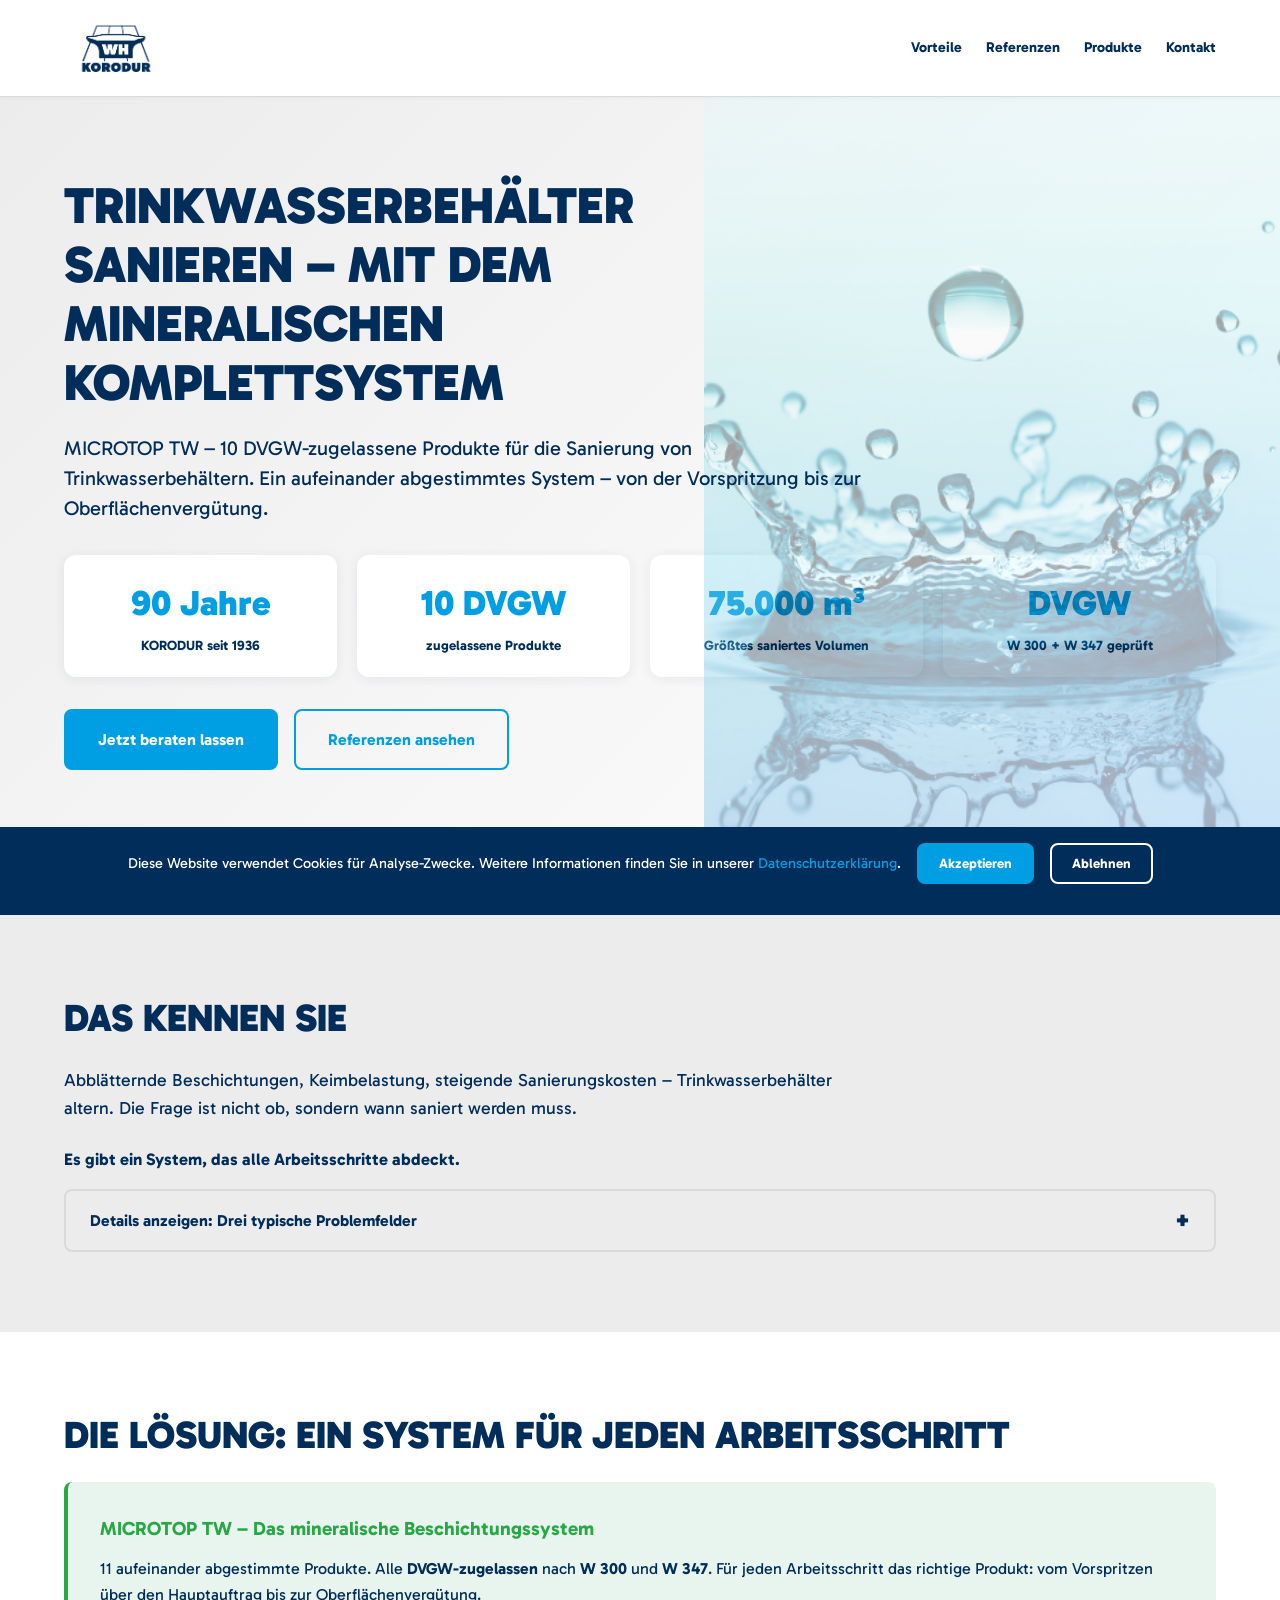
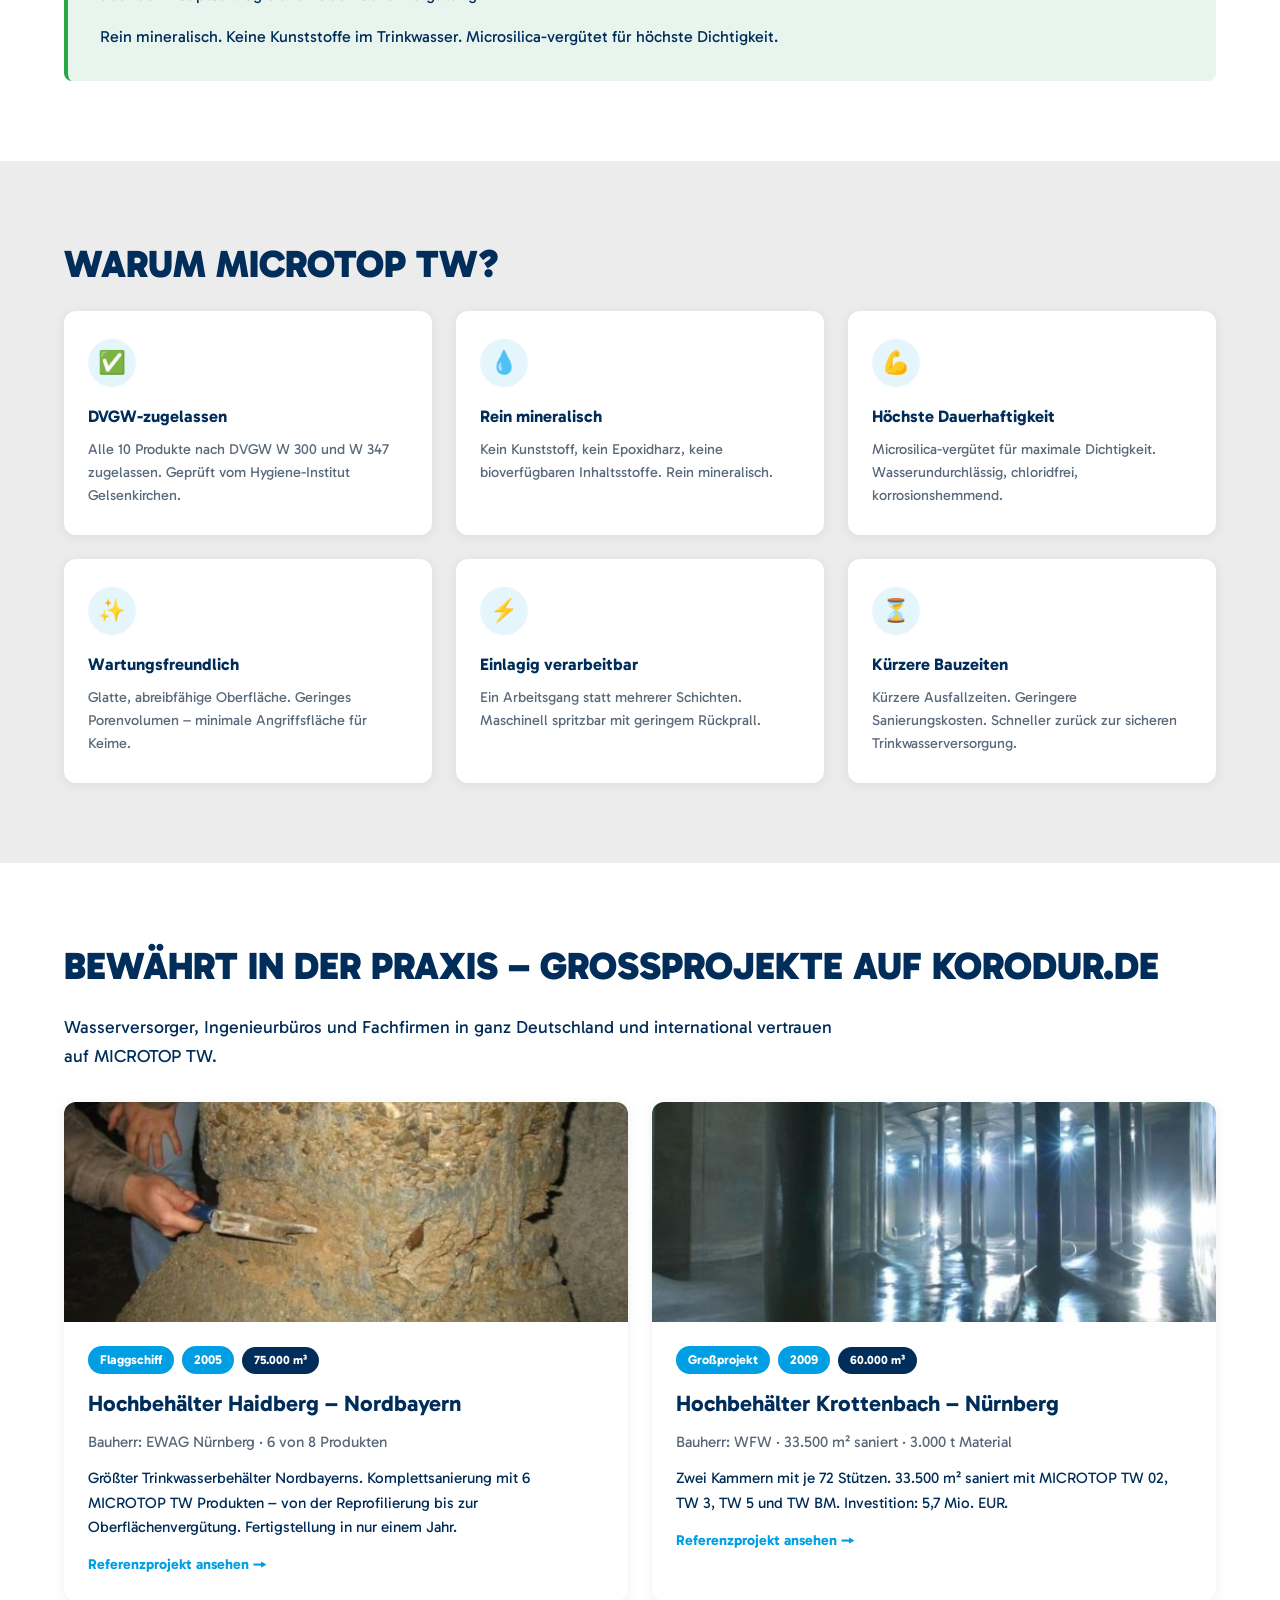
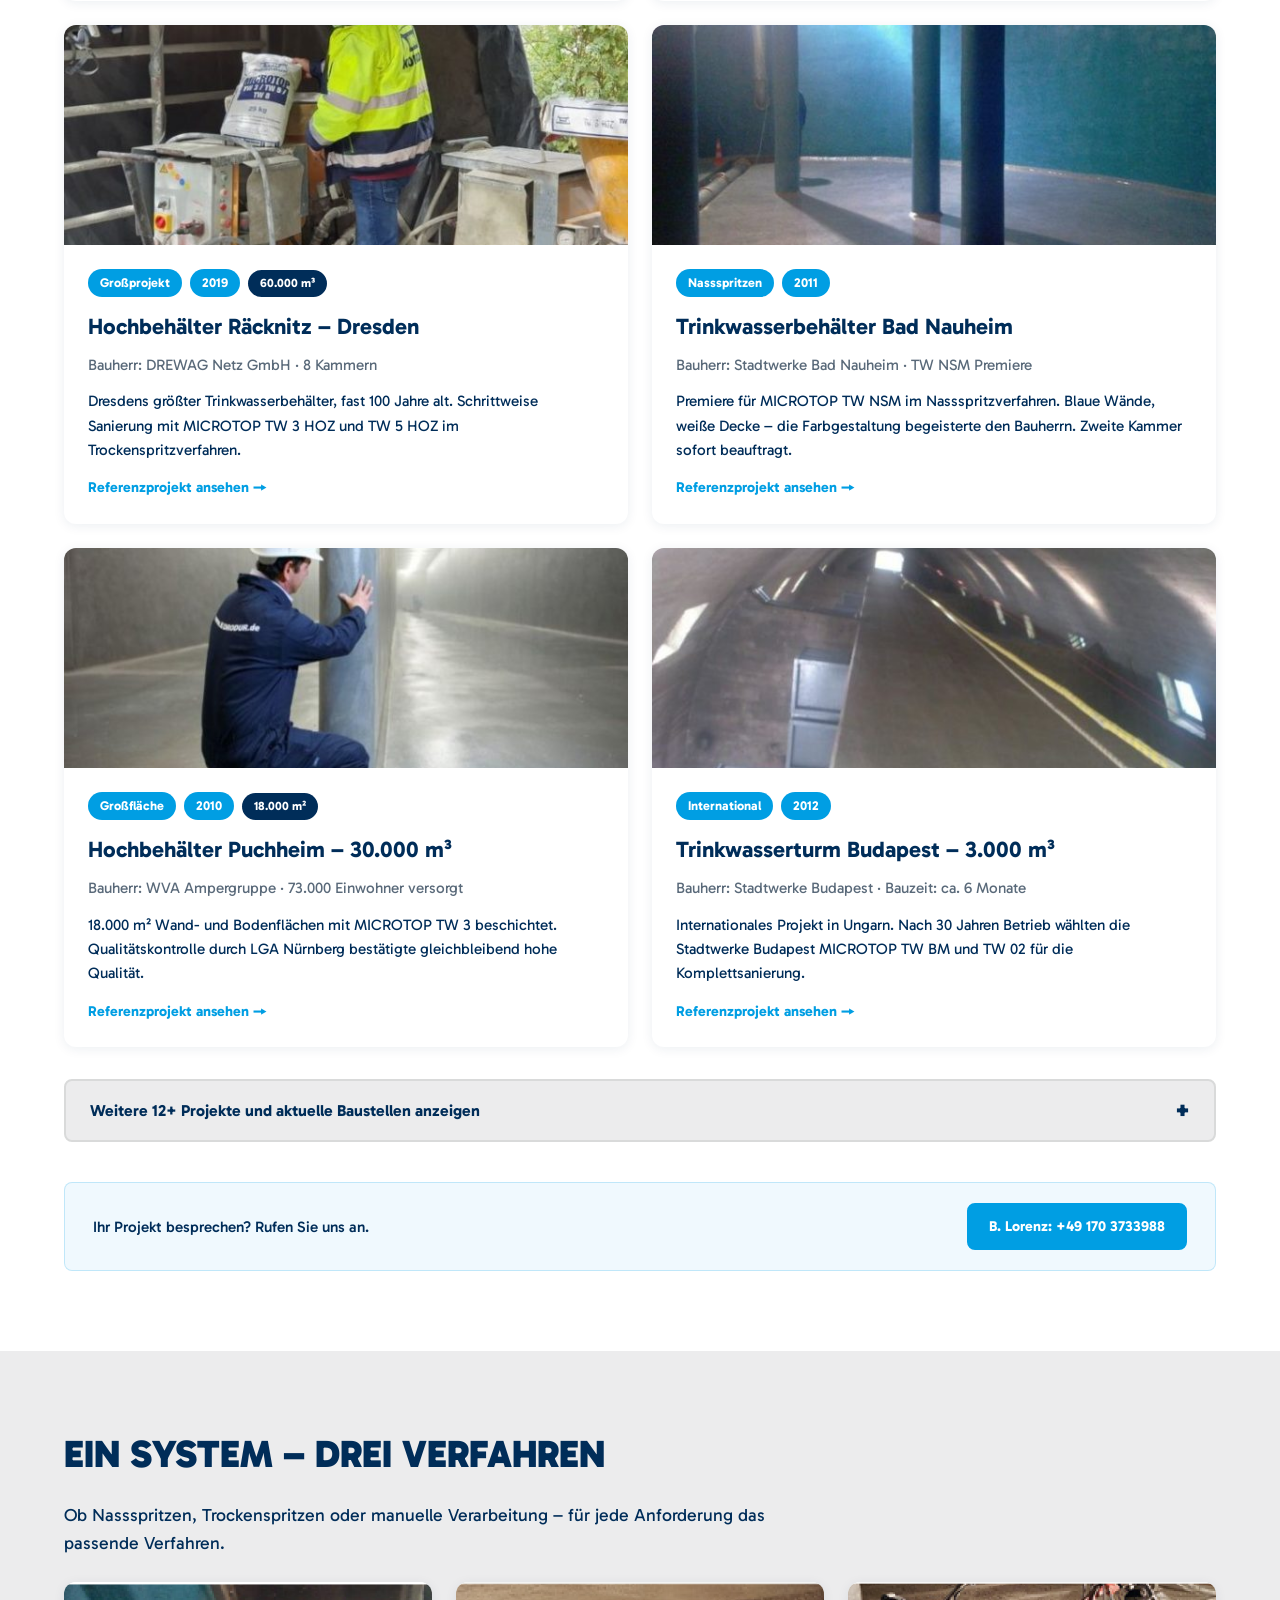
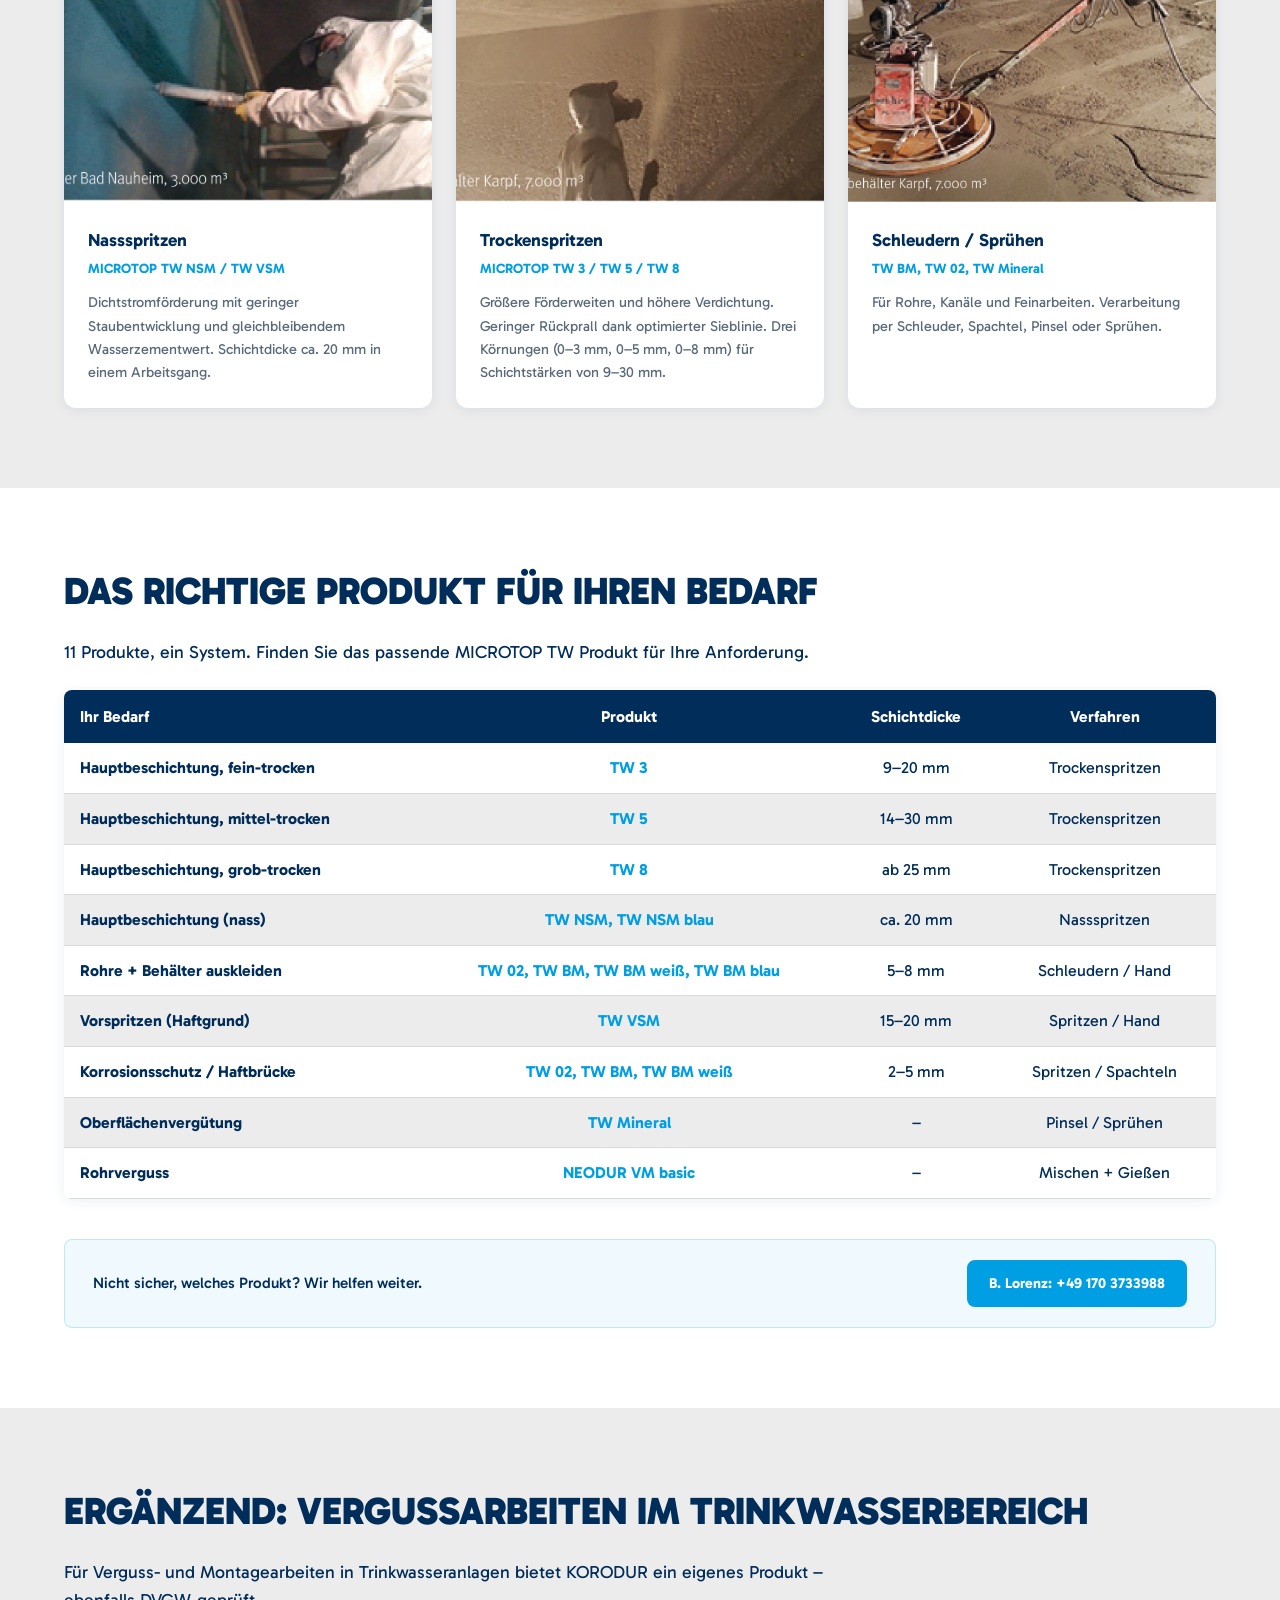
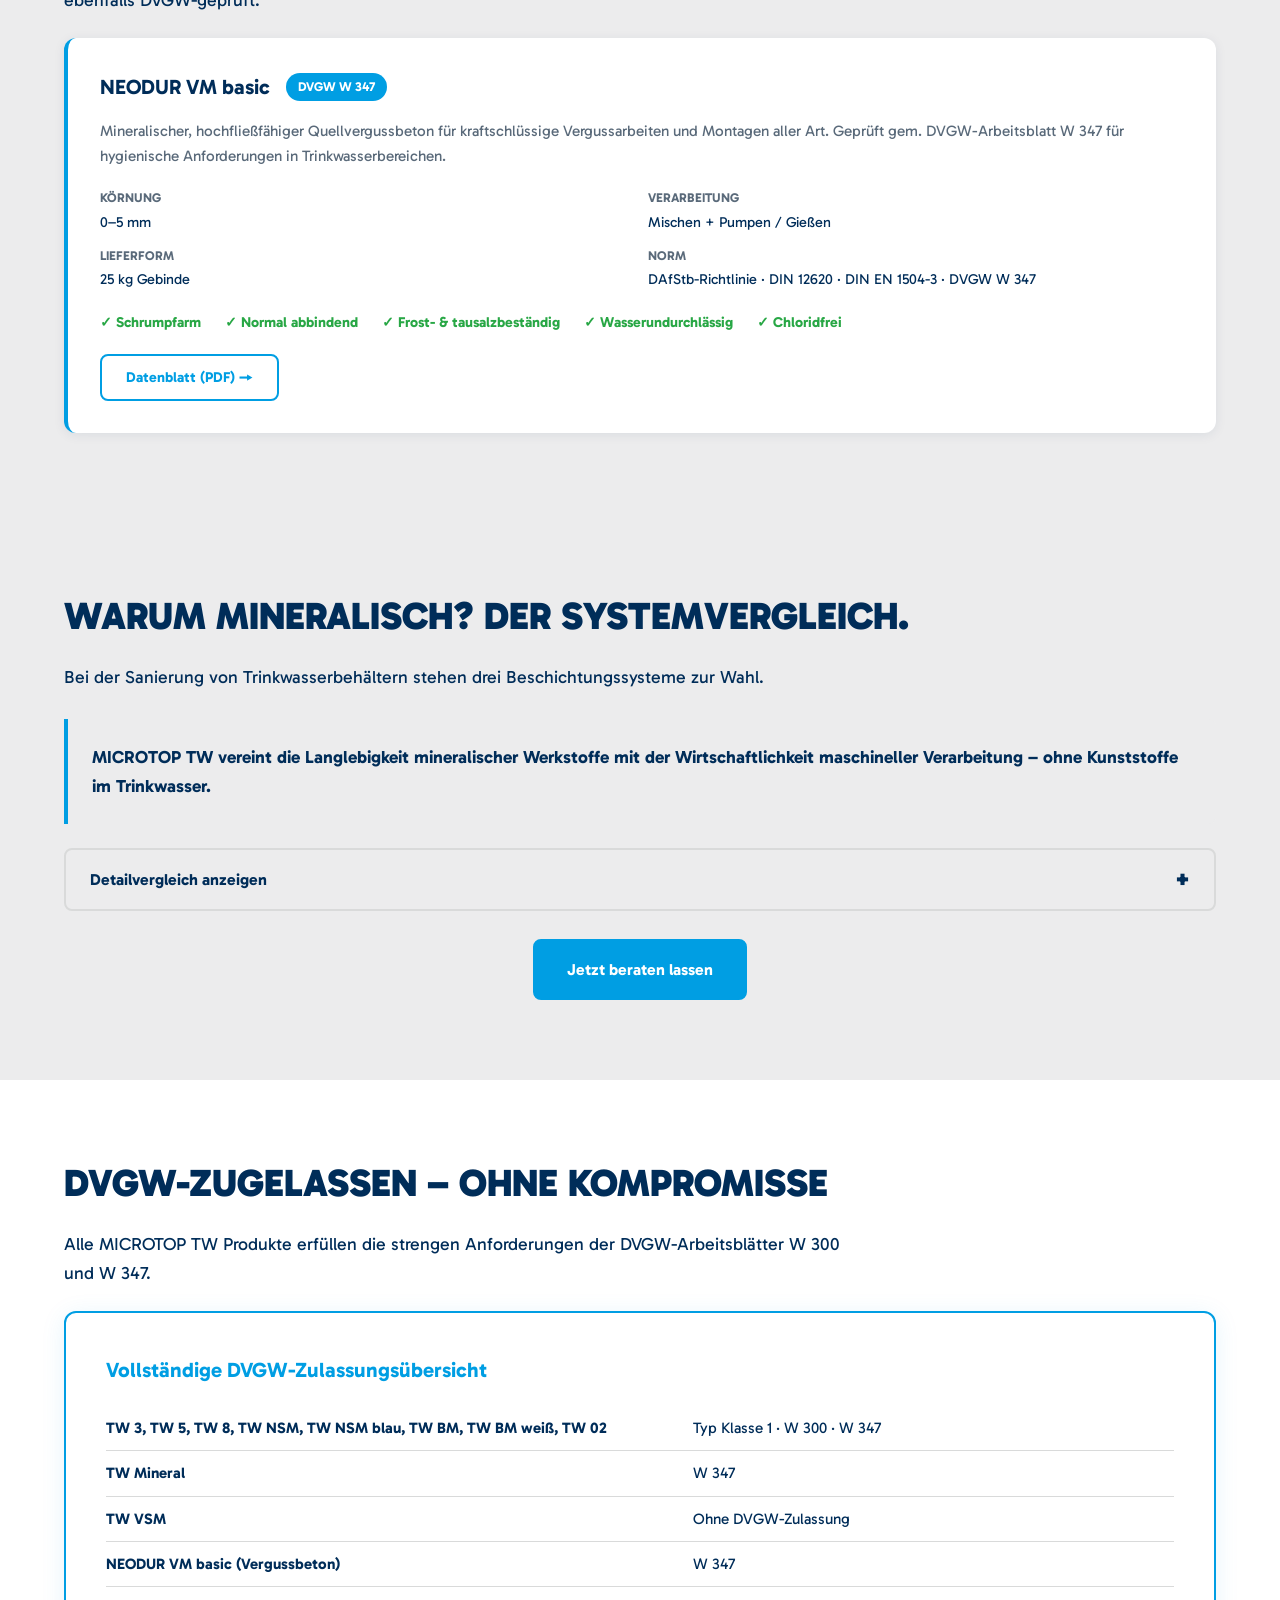
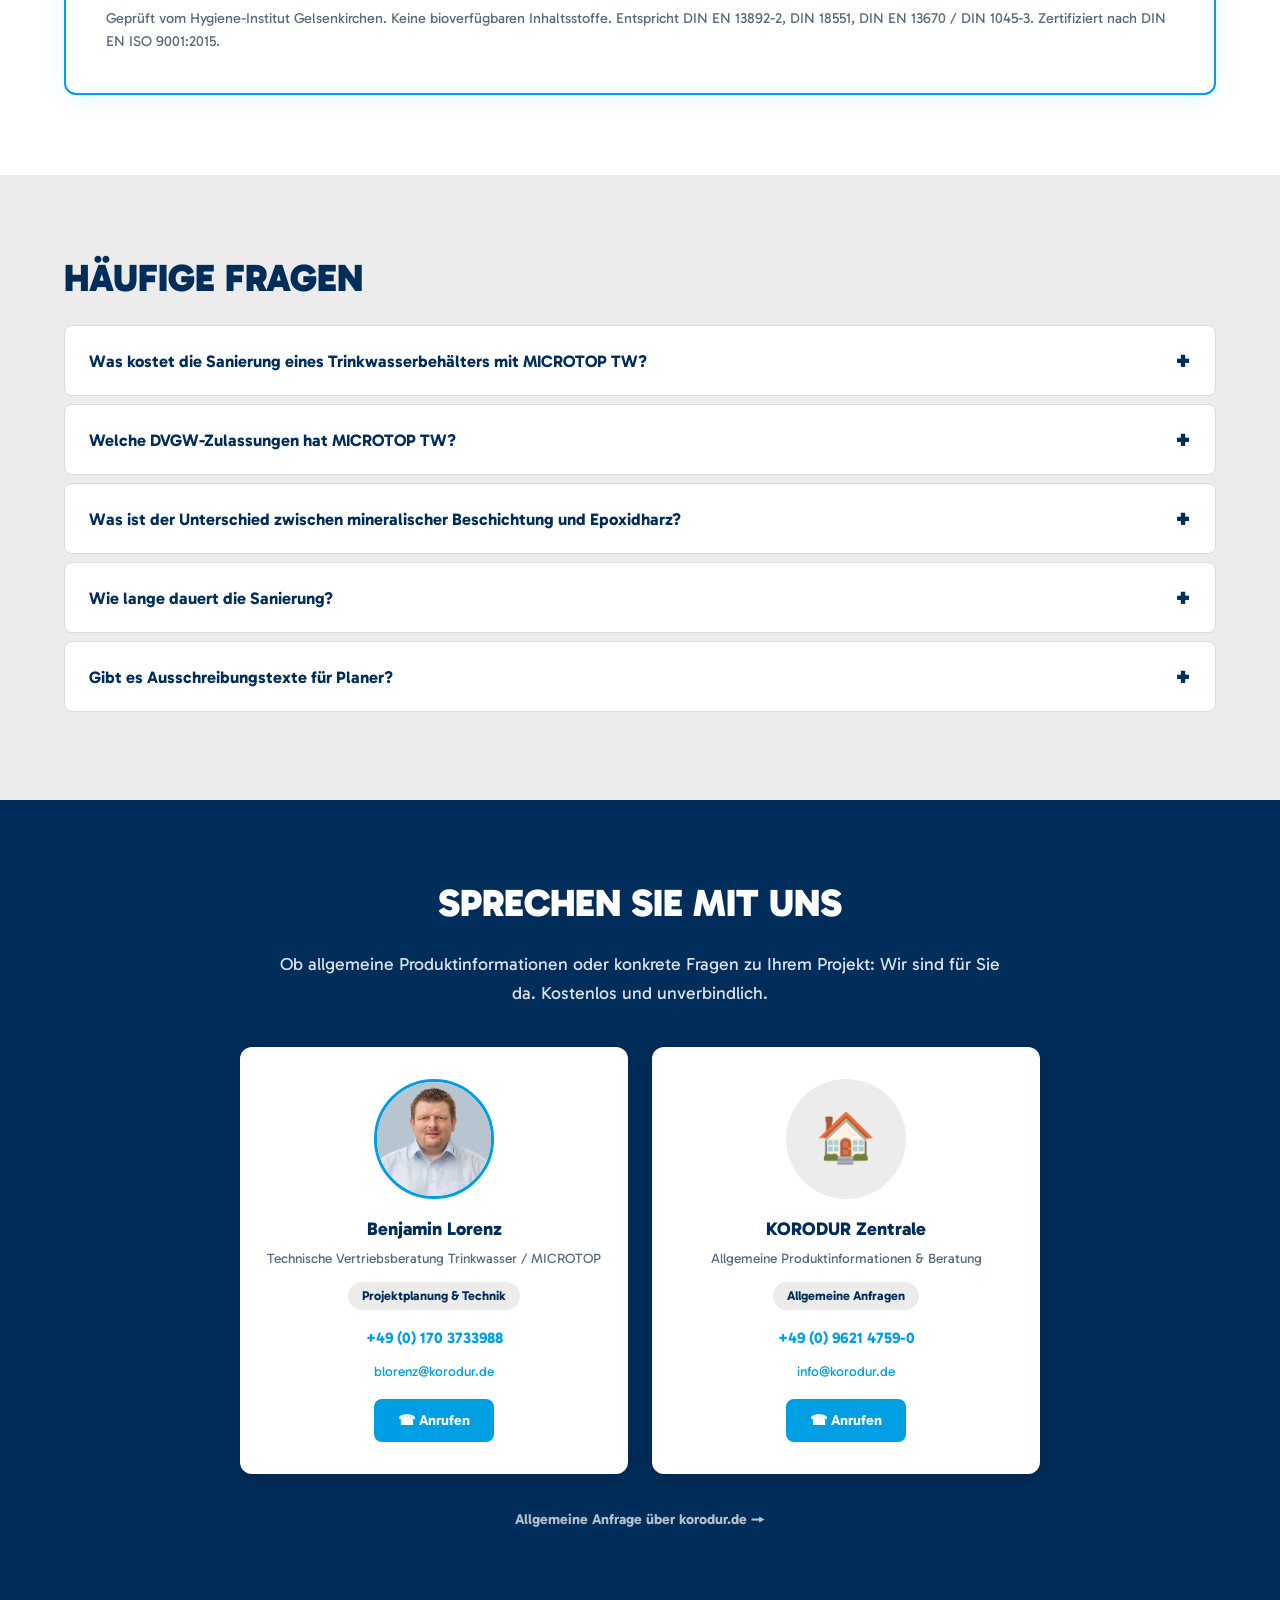
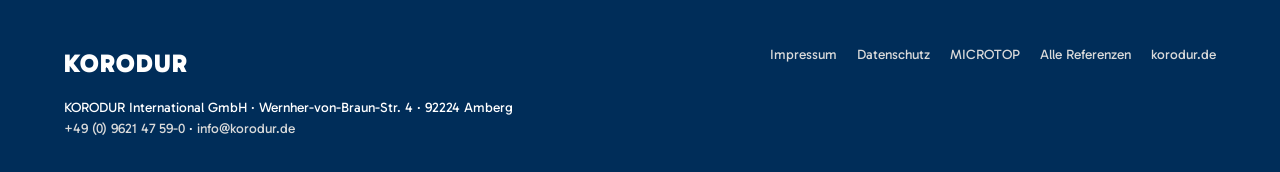
<file: microtop-tw/index.html>
<!DOCTYPE html>
<html lang="de">
<head>
<meta charset="UTF-8">
<meta name="viewport" content="width=device-width, initial-scale=1.0">
<title>Mineralische Beschichtung f&uuml;r Trinkwasserbeh&auml;lter | MICROTOP TW | KORODUR</title>
<meta name="description" content="MICROTOP TW &ndash; das DVGW-zugelassene Beschichtungssystem f&uuml;r Trinkwasserbeh&auml;lter. 8 mineralische Produkte, 12+ Referenzen, ein System. Jetzt beraten lassen.">
<meta name="robots" content="index, follow">
<link rel="canonical" href="https://www.korodur.de/bereiche/microtop/trinkwasserbehaelter-beschichtung/">
<meta property="og:title" content="MICROTOP TW &ndash; Mineralisches Beschichtungssystem f&uuml;r Trinkwasserbeh&auml;lter">
<meta property="og:description" content="8 DVGW-zugelassene Produkte f&uuml;r die Sanierung von Trinkwasserbeh&auml;ltern. Rein mineralisch, microsilica-verg&uuml;tet, bew&auml;hrt in 12+ Projekten.">
<meta property="og:image" content="img/hero-bg.jpg">
<meta property="og:type" content="product">
<meta property="og:url" content="https://www.korodur.de/bereiche/microtop/trinkwasserbehaelter-beschichtung/">
<meta property="og:locale" content="de_DE">
<meta property="og:site_name" content="KORODUR">
<meta name="twitter:card" content="summary_large_image">
<meta name="twitter:title" content="MICROTOP TW &ndash; Trinkwasserbeh&auml;lter mineralisch sanieren">
<meta name="twitter:description" content="8 DVGW-zugelassene Produkte. 12+ Referenzen. Ein mineralisches System.">
<link rel="preconnect" href="https://fonts.googleapis.com">
<link rel="preconnect" href="https://fonts.gstatic.com" crossorigin>
<link rel="preload" as="style" href="https://fonts.googleapis.com/css2?family=Gabarito:wght@400;700;800;900&display=swap">
<link href="https://fonts.googleapis.com/css2?family=Gabarito:wght@400;700;800;900&display=swap" rel="stylesheet">

<!-- Schema: Product -->
<script type="application/ld+json">
{
  "@context": "https://schema.org",
  "@type": "Product",
  "name": "MICROTOP TW Beschichtungssystem",
  "brand": {"@type": "Brand", "name": "KORODUR"},
  "manufacturer": {
    "@type": "Organization",
    "name": "KORODUR International GmbH",
    "url": "https://www.korodur.de"
  },
  "description": "Mineralisches Beschichtungssystem f&uuml;r Trinkwasserbeh&auml;lter. 8 DVGW-zugelassene Produkte nach W 300 und W 347.",
  "category": "Beschichtungssystem Trinkwasserbeh&auml;lter",
  "additionalProperty": [
    {"@type": "PropertyValue", "name": "DVGW-Zulassung", "value": "W 300, W 347, Typ Klasse 1"},
    {"@type": "PropertyValue", "name": "Produktanzahl", "value": "8"},
    {"@type": "PropertyValue", "name": "Material", "value": "Mineralisch, microsilica-verguetet"},
    {"@type": "PropertyValue", "name": "Verfahren", "value": "Trockenspritzen, Nassspritzen, Manuell"},
    {"@type": "PropertyValue", "name": "Referenzprojekte", "value": "12+"}
  ],
  "url": "https://www.korodur.de/bereiche/microtop/trinkwasserbehaelter-beschichtung/"
}
</script>

<!-- Schema: FAQPage -->
<script type="application/ld+json">
{
  "@context": "https://schema.org",
  "@type": "FAQPage",
  "mainEntity": [
    {
      "@type": "Question",
      "name": "Was kostet die Sanierung eines Trinkwasserbeh\u00e4lters mit MICROTOP TW?",
      "acceptedAnswer": {
        "@type": "Answer",
        "text": "Die Kosten h\u00e4ngen von Beh\u00e4ltergr\u00f6\u00dfe, Zustand und gew\u00e4hltem Verfahren ab. MICROTOP TW liegt im mittleren Preissegment \u2013 g\u00fcnstiger als Edelstahl, vergleichbar mit Epoxidsystemen, aber mit deutlich l\u00e4ngerer Lebensdauer."
      }
    },
    {
      "@type": "Question",
      "name": "Welche DVGW-Zulassungen hat MICROTOP TW?",
      "acceptedAnswer": {
        "@type": "Answer",
        "text": "Die MICROTOP TW Produkte TW 3, TW 5, TW 8, TW NSM, TW NSM blau, TW BM, TW BM wei\u00df und TW 02 sind DVGW-zugelassen nach Typ Klasse 1, W 300 und W 347. TW Mineral ist zugelassen nach W 347. TW VSM ist ohne DVGW-Zulassung. Erg\u00e4nzend: NEODUR VM basic (Vergussbeton) ist gepr\u00fcft nach DVGW W 347."
      }
    },
    {
      "@type": "Question",
      "name": "Was ist der Unterschied zwischen mineralischer Beschichtung und Epoxidharz?",
      "acceptedAnswer": {
        "@type": "Answer",
        "text": "MICROTOP TW ist rein mineralisch \u2013 keine Kunststoffe, keine bioverf\u00fcgbaren Inhaltsstoffe. Epoxidharze sind kunststoffbasiert mit begrenzter Lebensdauer (15-20 Jahre durch Verspr\u00f6dung). Mineralische Beschichtungen sind nachhaltiger, die Lebensdauer l&auml;nger und Sanierungen sind seltener notwendig."
      }
    },
    {
      "@type": "Question",
      "name": "Wie lange dauert die Sanierung eines Trinkwasserbeh\u00e4lters?",
      "acceptedAnswer": {
        "@type": "Answer",
        "text": "MICROTOP TW ist einlagig und maschinell spritzbar, was die Sanierungsdauer deutlich verk\u00fcrzt. Die genaue Dauer h\u00e4ngt von der Beh\u00e4ltergr\u00f6\u00dfe ab. Referenz: Der Trinkwasserturm Budapest (3.000 m\u00b3) wurde in ca. 6 Monaten saniert."
      }
    }
  ]
}
</script>

<!-- Schema: Organization -->
<script type="application/ld+json">
{
  "@context": "https://schema.org",
  "@type": "Organization",
  "name": "KORODUR International GmbH",
  "legalName": "KORODUR International GmbH",
  "url": "https://www.korodur.de",
  "description": "KORODUR International GmbH - Hersteller von Industrieboeden und Beschichtungssystemen. MICROTOP TW mineralisches Beschichtungssystem fuer Trinkwasserbehaelter.",
  "address": {
    "@type": "PostalAddress",
    "streetAddress": "Wernher-von-Braun-Str. 4",
    "postalCode": "92224",
    "addressLocality": "Amberg",
    "addressRegion": "Bayern",
    "addressCountry": "DE"
  },
  "contactPoint": {
    "@type": "ContactPoint",
    "contactType": "Technische Vertriebsberatung Trinkwasser",
    "name": "Benjamin Lorenz",
    "telephone": "+49-170-3733988",
    "email": "blorenz@korodur.de",
    "availableLanguage": ["German", "English"]
  },
  "foundingDate": "1936",
  "sameAs": ["https://www.linkedin.com/company/korodur/"]
}
</script>

<style>
:root {
  --primary: #002d59;
  --secondary: #009ee3;
  --light-gray: #ececed;
  --mid-gray: #d9dada;
  --white: #ffffff;
  --cta: #009ee3;
  --text: #002d59;
  --font: "Gabarito", Arial, sans-serif;
  --max-w: 1200px;
  --section-pad-d: 80px;
  --section-pad-m: 48px;
  --radius: 8px;
  --card-radius: 12px;
  --shadow: 0 2px 12px rgba(0,45,89,.08);
  --success: #28a745;
  --success-bg: #e8f5ee;
}
*, *::before, *::after { box-sizing: border-box; margin: 0; padding: 0; }
html { scroll-behavior: smooth; -webkit-text-size-adjust: 100%; }
body { font-family: var(--font); color: var(--text); line-height: 1.6; background: var(--white); overflow-x: hidden; }
img { max-width: 100%; height: auto; display: block; }
a { color: var(--secondary); text-decoration: none; }
a:hover { text-decoration: underline; }
.container { max-width: var(--max-w); margin: 0 auto; padding: 0 24px; }
section { padding: var(--section-pad-d) 0; }
.bg-white { background: var(--white); }
.bg-gray { background: var(--light-gray); }
.bg-dark { background: var(--primary); color: var(--white); }
h1, h2, h3, h4 { font-family: var(--font); color: var(--text); }
h1 { font-weight: 900; font-size: clamp(2rem, 5vw, 3.2rem); text-transform: uppercase; line-height: 1.15; }
h2 { font-weight: 900; font-size: clamp(1.6rem, 3.5vw, 2.4rem); text-transform: uppercase; line-height: 1.2; margin-bottom: 24px; }
h3 { font-weight: 700; font-size: clamp(1.1rem, 2vw, 1.4rem); margin-bottom: 12px; }
.subline { font-weight: 800; text-transform: uppercase; letter-spacing: .02em; }
p { margin-bottom: 16px; }
.btn { display: inline-block; font-family: var(--font); font-weight: 700; font-size: 1rem; padding: 16px 32px; border-radius: var(--radius); cursor: pointer; border: 2px solid transparent; transition: background .2s, color .2s, border-color .2s, transform .1s; text-align: center; text-decoration: none; }
.btn:hover { text-decoration: none; transform: translateY(-1px); }
.btn-primary { background: var(--cta); color: var(--white); border-color: var(--cta); }
.btn-primary:hover { background: #007bb5; border-color: #007bb5; }
.btn-ghost { background: transparent; color: var(--cta); border-color: var(--cta); }
.btn-ghost:hover { background: var(--cta); color: var(--white); }
.micro-copy { font-size: .85rem; color: #5a6a7a; margin-top: 8px; }
.section-intro { font-size: 1.1rem; max-width: 780px; margin-bottom: 24px; }

/* ===== HEADER ===== */
header { background: var(--white); border-bottom: 1px solid var(--mid-gray); padding: 12px 0; position: sticky; top: 0; z-index: 800; box-shadow: 0 1px 4px rgba(0,0,0,.04); }
header .container { display: flex; align-items: center; justify-content: space-between; }
header nav { display: flex; align-items: center; }
header nav a { color: var(--text); font-weight: 700; font-size: .9rem; margin-left: 24px; }
header nav a:hover { color: var(--secondary); text-decoration: none; }
.logo { display: flex; align-items: center; text-decoration: none; }
.logo img { height: 72px; width: auto; }
.logo-text { font-family: var(--font); font-weight: 900; font-size: 1.6rem; color: var(--text); letter-spacing: .04em; text-transform: uppercase; text-decoration: none; }
.logo-text span { color: var(--secondary); font-weight: 700; font-size: 1rem; text-transform: none; display: block; letter-spacing: 0; }
.mobile-menu-btn { display: none; background: none; border: none; font-size: 1.6rem; cursor: pointer; color: var(--text); padding: 4px; }

/* ===== HERO ===== */
#hero { padding: var(--section-pad-d) 0 0; background: linear-gradient(135deg, var(--light-gray) 0%, var(--white) 100%); position: relative; overflow: hidden; }
#hero::before { content: ""; position: absolute; top: 0; right: 0; bottom: 0; width: 45%; background: url("img/hero-water.png") center/cover no-repeat; opacity: .35; pointer-events: none; }
.hero-content { max-width: 800px; position: relative; z-index: 1; }
.hero-sub { font-size: clamp(1rem, 2vw, 1.25rem); font-weight: 400; margin: 20px 0 32px; line-height: 1.5; }
.key-figures { display: grid; grid-template-columns: repeat(4, 1fr); gap: 20px; margin: 32px 0; }
.key-figure { text-align: center; padding: 20px 12px; background: var(--white); border-radius: var(--card-radius); box-shadow: var(--shadow); }
.key-figure .number { font-size: clamp(1.6rem, 3vw, 2.2rem); font-weight: 900; color: var(--secondary); display: block; }
.key-figure .label { font-size: .85rem; font-weight: 700; margin-top: 4px; display: block; }
.hero-ctas { display: flex; gap: 16px; flex-wrap: wrap; margin: 32px 0 12px; }

/* ===== MINI TRUST BAR (inside Hero) ===== */
.mini-trust { background: var(--primary); color: var(--white); padding: 16px 0; margin-top: var(--section-pad-d); position: relative; z-index: 1; }
.mini-trust .container { display: flex; justify-content: center; flex-wrap: wrap; gap: 24px 48px; }
.mini-trust-item { font-weight: 700; font-size: .95rem; display: flex; align-items: center; gap: 8px; white-space: nowrap; }
.mini-trust-item .icon { font-size: 1.3rem; }

/* ===== SECTION TOGGLE ===== */
.section-toggle {
  width: 100%;
  padding: 16px 24px;
  font-family: var(--font);
  font-weight: 700;
  font-size: 1rem;
  background: var(--light-gray);
  border: 2px solid var(--mid-gray);
  border-radius: var(--radius);
  cursor: pointer;
  text-align: left;
  display: flex;
  justify-content: space-between;
  align-items: center;
  color: var(--text);
  transition: background .2s, border-color .2s;
  margin-top: 16px;
}
.section-toggle:hover { border-color: var(--secondary); }
.section-toggle .toggle-icon { font-size: 1.4rem; font-weight: 900; }
.section-toggle-content {
  max-height: 0;
  overflow: hidden;
  transition: max-height .5s ease;
}
.bg-dark .section-toggle { background: rgba(255,255,255,.1); border-color: rgba(255,255,255,.25); color: var(--white); }
.bg-dark .section-toggle:hover { border-color: var(--secondary); }

/* ===== PROBLEM ===== */
.problem-cards { display: grid; grid-template-columns: repeat(3, 1fr); gap: 24px; margin: 32px 0; }
.problem-card { background: var(--white); border-radius: var(--card-radius); padding: 32px 24px; box-shadow: var(--shadow); border-top: 4px solid var(--mid-gray); transition: transform .2s, box-shadow .2s; }
.problem-card:last-child { border-top-color: var(--secondary); transform: scale(1.03); box-shadow: 0 4px 24px rgba(0,158,227,.15); }
.problem-card .card-icon { font-size: 2.2rem; margin-bottom: 16px; display: block; }
.problem-card h3 { color: var(--primary); }
.section-bridge { font-size: 1.05rem; font-weight: 700; margin: 32px 0 24px; padding: 20px 24px; background: var(--primary); color: var(--white); border-radius: var(--radius); }

/* ===== SOLUTION ===== */
.solution-callout { background: var(--success-bg); border-left: 4px solid var(--success); border-radius: var(--radius); padding: 32px; }
.solution-callout h3 { color: var(--success); font-size: 1.2rem; margin-bottom: 12px; }

/* ===== BENEFIT GRID ===== */
.benefit-grid { display: grid; grid-template-columns: repeat(3, 1fr); gap: 24px; }
.benefit-card { background: var(--white); border-radius: var(--card-radius); padding: 28px 24px; box-shadow: var(--shadow); }
.benefit-card .b-icon { width: 48px; height: 48px; background: rgba(0,158,227,.1); border-radius: 50%; display: flex; align-items: center; justify-content: center; font-size: 1.4rem; margin-bottom: 16px; color: var(--secondary); }
.benefit-card h3 { font-size: 1.05rem; color: var(--primary); margin-bottom: 8px; }
.benefit-card p { font-size: .9rem; color: #5a6a7a; margin-bottom: 0; }

/* ===== REFERENCES ===== */
.ref-grid { display: grid; grid-template-columns: repeat(2, 1fr); gap: 24px; margin: 32px 0; }
.ref-card { background: var(--white); border-radius: var(--card-radius); box-shadow: var(--shadow); overflow: hidden; transition: transform .2s; }
.ref-card:hover { transform: translateY(-4px); }
.ref-card-img { width: 100%; height: 220px; object-fit: cover; background: var(--mid-gray); }
.ref-card-img-placeholder { width: 100%; height: 220px; background: var(--primary); display: flex; align-items: center; justify-content: center; color: var(--secondary); font-size: 3rem; }
.ref-card-body { padding: 24px; }
.ref-card-badge { display: inline-block; font-size: .8rem; font-weight: 700; background: var(--secondary); color: var(--white); padding: 4px 12px; border-radius: 20px; margin-bottom: 12px; margin-right: 4px; }
.ref-card-highlight { display: inline-block; font-size: .75rem; font-weight: 700; background: var(--primary); color: var(--white); padding: 4px 12px; border-radius: 20px; margin-bottom: 12px; }
.ref-card-body h3 { margin-bottom: 8px; }
.ref-card-meta { font-size: .85rem; color: #5a6a7a; margin-bottom: 12px; }
.ref-card-body p { font-size: .95rem; margin-bottom: 12px; }
.ref-card-link { color: var(--secondary); font-weight: 700; font-size: .9rem; }

/* ===== VERFAHREN ===== */
.verfahren-grid { display: grid; grid-template-columns: repeat(3, 1fr); gap: 24px; }
.verfahren-card { background: var(--white); border-radius: var(--card-radius); overflow: hidden; box-shadow: var(--shadow); }
.verfahren-card img { width: 100%; height: 220px; object-fit: cover; }
.verfahren-card-body { padding: 24px; }
.verfahren-card h3 { color: var(--primary); font-size: 1.1rem; margin-bottom: 4px; }
.verfahren-card .products { color: var(--secondary); font-weight: 700; font-size: .85rem; margin-bottom: 12px; }
.verfahren-card p { font-size: .9rem; color: #5a6a7a; margin-bottom: 0; }

/* ===== COMPARISON TABLE ===== */
.comparison-table { width: 100%; border-collapse: collapse; margin: 24px 0; border-radius: var(--radius); overflow: hidden; box-shadow: var(--shadow); }
.comparison-table th { background: var(--primary); color: var(--white); padding: 14px 16px; text-align: center; font-weight: 700; }
.comparison-table th:first-child { text-align: left; }
.comparison-table th:nth-child(2) { background: var(--secondary); }
.comparison-table td { padding: 12px 16px; border-bottom: 1px solid var(--mid-gray); text-align: center; }
.comparison-table td:first-child { font-weight: 700; text-align: left; }
.comparison-table tr:nth-child(even) td { background: var(--light-gray); }
.comparison-table tr:nth-child(odd) td { background: var(--white); }
.comparison-table td:nth-child(2) { font-weight: 700; color: var(--secondary); }
.comparison-summary { font-size: 1.1rem; font-weight: 700; margin: 28px 0 24px; padding: 24px; background: var(--light-gray); border-left: 4px solid var(--secondary); border-radius: 0 var(--radius) var(--radius) 0; }
.comparison-cards { display: none; }
.comp-card { background: var(--white); border-radius: var(--card-radius); box-shadow: var(--shadow); padding: 20px; margin-bottom: 16px; }
.comp-card .criteria { font-weight: 800; font-size: .9rem; text-transform: uppercase; color: #5a6a7a; margin-bottom: 12px; }
.comp-card .values { display: grid; grid-template-columns: 1fr; gap: 12px; }
.comp-card .val-item { display: flex; justify-content: space-between; align-items: baseline; padding: 6px 0; border-bottom: 1px solid var(--light-gray); }
.comp-card .val-item:last-child { border-bottom: none; }
.comp-card .val-label { font-size: .8rem; font-weight: 700; text-transform: uppercase; color: #5a6a7a; }
.comp-card .val-highlight { font-weight: 700; color: var(--secondary); font-size: 1.05rem; }
.comp-card .val-other { color: var(--text); font-size: .95rem; }

/* ===== PRODUKTFINDER TABLE ===== */
.produkt-table { width: 100%; border-collapse: collapse; margin: 24px 0; box-shadow: var(--shadow); border-radius: var(--radius); overflow: hidden; }
.produkt-table th { background: var(--primary); color: var(--white); padding: 14px 16px; text-align: center; font-weight: 700; }
.produkt-table th:first-child { text-align: left; }
.produkt-table td { padding: 12px 16px; border-bottom: 1px solid var(--mid-gray); text-align: center; }
.produkt-table td:first-child { font-weight: 700; text-align: left; }
.produkt-table td:nth-child(2) { font-weight: 700; color: var(--secondary); }
.produkt-table tr:nth-child(even) td { background: var(--light-gray); }
.produkt-table tr:nth-child(odd) td { background: var(--white); }
.produkt-table a { color: var(--secondary); font-weight: 700; }
.produkt-cards { display: none; }
.produkt-card { background: var(--white); border-radius: var(--radius); padding: 16px; border-left: 4px solid var(--secondary); box-shadow: var(--shadow); margin-bottom: 12px; }
.produkt-card-name { font-weight: 700; color: var(--primary); font-size: 1.05rem; margin-bottom: 4px; }
.produkt-card-name a { color: var(--secondary); }
.produkt-card-detail { font-size: .85rem; color: #5a6a7a; }

/* ===== NEODUR VM BASIC ===== */
.neodur-card { background: var(--white); border-radius: var(--card-radius); padding: 32px; box-shadow: var(--shadow); border-left: 4px solid var(--secondary); }
.neodur-card-header { display: flex; align-items: center; gap: 16px; margin-bottom: 16px; flex-wrap: wrap; }
.neodur-card-header h3 { color: var(--primary); font-size: 1.3rem; margin-bottom: 0; }
.neodur-badge { display: inline-block; font-size: .8rem; font-weight: 700; background: var(--secondary); color: var(--white); padding: 4px 12px; border-radius: 20px; }
.neodur-card p { font-size: .95rem; color: #5a6a7a; }
.neodur-details { display: grid; grid-template-columns: repeat(2, 1fr); gap: 12px; margin: 20px 0; }
.neodur-detail { display: flex; flex-direction: column; font-size: .9rem; }
.neodur-label { font-weight: 700; font-size: .8rem; text-transform: uppercase; color: #5a6a7a; margin-bottom: 2px; }
.neodur-features { display: flex; flex-wrap: wrap; gap: 12px 24px; font-size: .9rem; font-weight: 700; color: var(--success); }

/* ===== DVGW ===== */
.dvgw-box { background: var(--white); border: 2px solid var(--secondary); border-radius: var(--card-radius); padding: 40px; box-shadow: 0 4px 24px rgba(0,158,227,.1); }
.dvgw-box h3 { color: var(--secondary); font-size: 1.3rem; margin-bottom: 20px; }
.dvgw-table { width: 100%; border-collapse: collapse; margin-bottom: 16px; }
.dvgw-table td { padding: 10px 0; border-bottom: 1px solid var(--mid-gray); font-size: .95rem; }
.dvgw-table td:first-child { font-weight: 700; color: var(--primary); width: 55%; }
.dvgw-normen { font-size: .9rem; color: #5a6a7a; margin-top: 20px; margin-bottom: 0; }

/* ===== FAQ ===== */
.faq-item { border: 1px solid var(--mid-gray); border-radius: var(--radius); margin-bottom: 8px; overflow: hidden; }
.faq-question { width: 100%; padding: 20px 24px; font-family: var(--font); font-weight: 700; font-size: 1.05rem; background: var(--white); border: none; cursor: pointer; text-align: left; display: flex; justify-content: space-between; align-items: center; color: var(--text); gap: 16px; transition: background .2s; }
.faq-question:hover { background: var(--light-gray); }
.faq-question.active { background: var(--primary); color: var(--white); }
.faq-question::after { content: "+"; font-size: 1.5rem; font-weight: 900; flex-shrink: 0; transition: transform .3s; }
.faq-question.active::after { content: "\2212"; }
.faq-answer { max-height: 0; overflow: hidden; transition: max-height .4s ease; }
.faq-answer-inner { padding: 20px 24px; line-height: 1.7; }

/* ===== INLINE CTA ===== */
.inline-cta { background: rgba(0,158,227,.06); border: 1px solid rgba(0,158,227,.2); border-radius: var(--radius); padding: 20px 28px; margin-top: 40px; display: flex; align-items: center; justify-content: space-between; gap: 16px; flex-wrap: wrap; }
.inline-cta p { font-size: .95rem; color: var(--primary); font-weight: 500; margin-bottom: 0; }

/* ===== BERATER ===== */
.berater-grid { display: grid; grid-template-columns: repeat(2, 1fr); gap: 24px; max-width: 800px; margin: 40px auto 32px; }
.berater-card { background: var(--white); border-radius: var(--card-radius); box-shadow: 0 4px 20px rgba(0,0,0,.15); padding: 32px 24px; text-align: center; color: var(--text); transition: transform .2s; }
.berater-card:hover { transform: translateY(-4px); }
.berater-img { width: 120px; height: 120px; border-radius: 50%; object-fit: cover; border: 3px solid var(--secondary); margin: 0 auto 16px; display: block; background: var(--light-gray); }
.berater-icon { width: 120px; height: 120px; border-radius: 50%; background: var(--light-gray); margin: 0 auto 16px; display: flex; align-items: center; justify-content: center; font-size: 3rem; color: var(--secondary); }
.berater-name { font-weight: 800; font-size: 1.15rem; margin-bottom: 4px; color: var(--text); }
.berater-title { font-size: .85rem; color: #5a6a7a; margin-bottom: 12px; }
.berater-scope { display: inline-block; font-size: .8rem; font-weight: 700; background: var(--light-gray); color: var(--text); padding: 4px 14px; border-radius: 20px; margin-bottom: 16px; }
.berater-contact { font-size: .95rem; margin-bottom: 8px; }
.berater-contact a { color: var(--secondary); font-weight: 700; }
.berater-btn { display: inline-block; font-family: var(--font); font-weight: 700; font-size: .9rem; padding: 10px 24px; border-radius: var(--radius); background: var(--cta); color: var(--white); border: none; cursor: pointer; transition: background .2s, transform .1s; text-decoration: none; margin-top: 8px; }
.berater-btn:hover { background: #007bb5; text-decoration: none; transform: translateY(-1px); }
.bg-dark h2, .bg-dark .section-intro { color: var(--white); }

/* ===== FOOTER ===== */
footer { background: var(--primary); color: var(--white); padding: 32px 0; }
footer a { color: var(--mid-gray); }
footer a:hover { color: var(--white); }
.footer-compact { display: flex; justify-content: space-between; align-items: flex-start; gap: 40px; }
.footer-brand { font-family: var(--font); font-weight: 900; font-size: 1.6rem; letter-spacing: .04em; color: var(--white); margin-bottom: 12px; text-transform: uppercase; }
.footer-left p { font-size: .85rem; margin: 0; line-height: 1.6; }
.footer-right { display: flex; gap: 20px; flex-wrap: wrap; font-size: .85rem; align-items: flex-start; }

/* ===== COOKIE ===== */
.cookie-banner { position: fixed; bottom: 0; left: 0; right: 0; background: var(--primary); color: var(--white); padding: 16px 24px; z-index: 1000; display: none; align-items: center; justify-content: center; gap: 16px; flex-wrap: wrap; font-size: .9rem; }
.cookie-banner.visible { display: flex; }
.cookie-banner .btn { padding: 10px 20px; font-size: .85rem; }
.cookie-btn-reject { background: transparent; color: var(--white); border-color: var(--white); }
.cookie-btn-reject:hover { background: rgba(255,255,255,.15); }

/* ===== STICKY CTA (Mobile) ===== */
.sticky-cta { display: none; position: fixed; bottom: 0; left: 0; right: 0; z-index: 900; background: var(--cta); padding: 14px 24px; text-align: center; box-shadow: 0 -2px 12px rgba(0,0,0,.2); }
.sticky-cta a { color: var(--white); text-decoration: none; font-weight: 700; font-size: 1rem; display: flex; align-items: center; justify-content: center; gap: 8px; }
.sticky-cta.visible { display: block; }

/* ===== RESPONSIVE ===== */
@media (max-width: 1024px) {
  .ref-grid { grid-template-columns: 1fr 1fr; }
}
@media (max-width: 768px) {
  section { padding: var(--section-pad-m) 0; }
  #hero { padding: var(--section-pad-m) 0 0; }
  .key-figures { grid-template-columns: 1fr 1fr; }
  .problem-cards { grid-template-columns: 1fr; }
  .problem-card:last-child { transform: none; }
  .benefit-grid { grid-template-columns: 1fr 1fr; }
  .ref-grid { grid-template-columns: 1fr; }
  .verfahren-grid { grid-template-columns: 1fr; }
  .comparison-table { display: none; }
  .comparison-cards { display: block; }
  .produkt-table { display: none; }
  .produkt-cards { display: grid; gap: 12px; }
  .berater-grid { grid-template-columns: 1fr; max-width: 100%; }
  .berater-card { display: flex; align-items: center; text-align: left; padding: 20px; gap: 20px; }
  .berater-img, .berater-icon { width: 80px; height: 80px; margin: 0; flex-shrink: 0; font-size: 2rem; }
  .berater-card-info { flex: 1; }
  .berater-btn { width: 100%; text-align: center; margin-top: 4px; }
  .hero-ctas .btn { width: 100%; }
  header nav { display: none; position: absolute; top: 100%; left: 0; right: 0; background: var(--white); padding: 16px 24px; box-shadow: 0 4px 12px rgba(0,0,0,.1); flex-direction: column; z-index: 900; }
  header nav.open { display: flex; }
  header nav a { margin: 8px 0; margin-left: 0; font-size: 1rem; }
  .mobile-menu-btn { display: block; }
  .logo img { height: 56px; }
  .footer-compact { flex-direction: column; gap: 20px; }
  .footer-right { justify-content: flex-start; }
  .mini-trust .container { gap: 16px 24px; }
  .mini-trust-item { font-size: .85rem; }
  .mini-trust { margin-top: var(--section-pad-m); }
  .inline-cta { flex-direction: column; text-align: center; }
  .dvgw-box { padding: 24px; }
  .neodur-details { grid-template-columns: 1fr; }
  .neodur-card { padding: 24px; }
  body { padding-bottom: 56px; }
}
@media (max-width: 480px) {
  .key-figures { grid-template-columns: 1fr 1fr; gap: 12px; }
  .benefit-grid { grid-template-columns: 1fr; }
  #hero::before { width: 100%; opacity: .15; }
}
</style>
</head>
<body>

<!-- ==================== HEADER ==================== -->
<header>
<div class="container">
<a href="https://www.korodur.de/" class="logo">
<img src="img/korodur-logo.png" alt="KORODUR International GmbH" height="72">
</a>
<button class="mobile-menu-btn" aria-label="Men&uuml; &ouml;ffnen">&#9776;</button>
<nav aria-label="Hauptnavigation">
<a href="#vorteile">Vorteile</a>
<a href="#referenzen">Referenzen</a>
<a href="#produktfinder">Produkte</a>
<a href="#berater">Kontakt</a>
</nav>
</div>
</header>

<!-- ==================== HERO ==================== -->
<section id="hero" class="bg-white">
<div class="container">
<div class="hero-content">
<h1>Trinkwasserbeh&auml;lter sanieren &ndash; mit dem mineralischen Komplettsystem</h1>
<p class="hero-sub">MICROTOP TW &ndash; 10 DVGW-zugelassene Produkte f&uuml;r die Sanierung von Trinkwasserbeh&auml;ltern. Ein aufeinander abgestimmtes System &ndash; von der Vorspritzung bis zur Oberfl&auml;chenverg&uuml;tung.</p>
</div>
<div class="key-figures">
<div class="key-figure"><span class="number">90 Jahre</span><span class="label">KORODUR seit 1936</span></div>
<div class="key-figure"><span class="number">10 DVGW</span><span class="label">zugelassene Produkte</span></div>
<div class="key-figure"><span class="number">75.000 m&sup3;</span><span class="label">Gr&ouml;&szlig;tes saniertes Volumen</span></div>
<div class="key-figure"><span class="number">DVGW</span><span class="label">W 300 + W 347 gepr&uuml;ft</span></div>
</div>
<div class="hero-ctas">
<a href="#berater" class="btn btn-primary">Jetzt beraten lassen</a>
<a href="#referenzen" class="btn btn-ghost">Referenzen ansehen</a>
</div>
</div>

<!-- Mini Trust Bar INSIDE Hero -->
<div class="mini-trust">
<div class="container">
<span class="mini-trust-item"><span class="icon">&#10003;</span> <strong>6 Gro&szlig;projekte</strong> auf korodur.de dokumentiert</span>
<span class="mini-trust-item"><span class="icon">&#10003;</span> <strong>Seit 2001</strong> im Praxiseinsatz</span>
<span class="mini-trust-item"><span class="icon">&#10003;</span> <strong>Rein mineralisch</strong> &ndash; kein Kunststoff</span>
<span class="mini-trust-item"><span class="icon">&#10003;</span> <strong>KORODUR</strong> &ndash; seit 1936</span>
</div>
</div>
</section>

<!-- ==================== PROBLEM ==================== -->
<section id="problem" class="bg-gray">
<div class="container">
<h2>Das kennen Sie</h2>
<p class="section-intro">Abbl&auml;tternde Beschichtungen, Keimbelastung, steigende Sanierungskosten &ndash; Trinkwasserbeh&auml;lter altern. Die Frage ist nicht ob, sondern wann saniert werden muss.</p>
<p style="font-weight:700;font-size:1.05rem;">Es gibt ein System, das alle Arbeitsschritte abdeckt.</p>

<button class="section-toggle" aria-expanded="false">
  Details anzeigen: Drei typische Problemfelder <span class="toggle-icon">+</span>
</button>
<div class="section-toggle-content">
<div class="problem-cards">
<div class="problem-card">
<span class="card-icon">&#9888;</span>
<h3>Substanzverlust</h3>
<p>Abbl&auml;tternde Beschichtungen, korrodierter Beton, sichtbare Bewehrung. Ihr Trinkwasserbeh&auml;lter hat die besten Jahre hinter sich &ndash; und jede Verz&ouml;gerung verschlimmert den Zustand.</p>
</div>
<div class="problem-card">
<span class="card-icon">&#129440;</span>
<h3>Hygienerisiko</h3>
<p>Beanstandungen bei der Trinkwasserpr&uuml;fung. Keimbelastung an rauen Oberfl&auml;chen. Die Hygieneanforderungen nach DVGW W 300 werden nicht mehr erf&uuml;llt.</p>
</div>
<div class="problem-card">
<span class="card-icon">&#128176;</span>
<h3>Kostendruck</h3>
<p>Notfallsanierungen, lange Ausfallzeiten, provisorische L&ouml;sungen. Jede Woche ohne funktionst&uuml;chtigen Beh&auml;lter kostet &ndash; und die Verantwortung liegt bei Ihnen.</p>
</div>
</div>

<div class="section-bridge">MICROTOP TW ist ein mineralisches Komplettsystem aus 8 Produkten. F&uuml;r jeden Arbeitsschritt das richtige Produkt &ndash; alle DVGW-zugelassen, alle aufeinander abgestimmt.</div>
</div>
</div>
</section>

<!-- ==================== L&Ouml;SUNG ==================== -->
<section id="loesung" class="bg-white">
<div class="container">
<h2>Die L&ouml;sung: Ein System f&uuml;r jeden Arbeitsschritt</h2>
<div class="solution-callout">
<h3>MICROTOP TW &ndash; Das mineralische Beschichtungssystem</h3>
<p>11 aufeinander abgestimmte Produkte. Alle <strong>DVGW-zugelassen</strong> nach <strong>W 300</strong> und <strong>W 347</strong>. F&uuml;r jeden Arbeitsschritt das richtige Produkt: vom Vorspritzen &uuml;ber den Hauptauftrag bis zur Oberfl&auml;chenverg&uuml;tung.</p>
<p style="margin-bottom:0;">Rein mineralisch. Keine Kunststoffe im Trinkwasser. Microsilica-verg&uuml;tet f&uuml;r h&ouml;chste Dichtigkeit.</p>
</div>
</div>
</section>

<!-- ==================== BENEFIT GRID ==================== -->
<section id="vorteile" class="bg-gray">
<div class="container">
<h2>Warum MICROTOP TW?</h2>
<div class="benefit-grid">
<div class="benefit-card">
<div class="b-icon">&#9989;</div>
<h3>DVGW-zugelassen</h3>
<p>Alle 10 Produkte nach DVGW W 300 und W 347 zugelassen. Gepr&uuml;ft vom Hygiene-Institut Gelsenkirchen.</p>
</div>
<div class="benefit-card">
<div class="b-icon">&#128167;</div>
<h3>Rein mineralisch</h3>
<p>Kein Kunststoff, kein Epoxidharz, keine bioverf&uuml;gbaren Inhaltsstoffe. Rein mineralisch.</p>
</div>
<div class="benefit-card">
<div class="b-icon">&#128170;</div>
<h3>H&ouml;chste Dauerhaftigkeit</h3>
<p>Microsilica-verg&uuml;tet f&uuml;r maximale Dichtigkeit. Wasserundurchl&auml;ssig, chloridfrei, korrosionshemmend.</p>
</div>
<div class="benefit-card">
<div class="b-icon">&#10024;</div>
<h3>Wartungsfreundlich</h3>
<p>Glatte, abreibf&auml;hige Oberfl&auml;che. Geringes Porenvolumen &ndash; minimale Angriffsfl&auml;che f&uuml;r Keime.</p>
</div>
<div class="benefit-card">
<div class="b-icon">&#9889;</div>
<h3>Einlagig verarbeitbar</h3>
<p>Ein Arbeitsgang statt mehrerer Schichten. Maschinell spritzbar mit geringem R&uuml;ckprall.</p>
</div>
<div class="benefit-card">
<div class="b-icon">&#9203;</div>
<h3>K&uuml;rzere Bauzeiten</h3>
<p>K&uuml;rzere Ausfallzeiten. Geringere Sanierungskosten. Schneller zur&uuml;ck zur sicheren Trinkwasserversorgung.</p>
</div>
</div>
</div>
</section>

<!-- ==================== REFERENZEN ==================== -->
<section id="referenzen" class="bg-white">
<div class="container">
<h2>Bew&auml;hrt in der Praxis &ndash; Gro&szlig;projekte auf korodur.de</h2>
<p class="section-intro">Wasserversorger, Ingenieurb&uuml;ros und Fachfirmen in ganz Deutschland und international vertrauen auf MICROTOP TW.</p>

<div class="ref-grid">
<!-- Referenz 1: Haidberg -->
<div class="ref-card">
<img src="img/ref-haidberg.jpg" alt="Hochbeh&auml;lter Haidberg &ndash; Sanierung mit MICROTOP TW" class="ref-card-img" loading="lazy">
<div class="ref-card-body">
<span class="ref-card-badge">Flaggschiff</span>
<span class="ref-card-badge">2005</span>
<span class="ref-card-highlight">75.000 m&sup3;</span>
<h3>Hochbeh&auml;lter Haidberg &ndash; Nordbayern</h3>
<p class="ref-card-meta">Bauherr: EWAG N&uuml;rnberg &middot; 6 von 8 Produkten</p>
<p>Gr&ouml;&szlig;ter Trinkwasserbeh&auml;lter Nordbayerns. Komplettsanierung mit 6 MICROTOP TW Produkten &ndash; von der Reprofilierung bis zur Oberfl&auml;chenverg&uuml;tung. Fertigstellung in nur einem Jahr.</p>
<a href="https://www.korodur.de/referenzen/sanierung-trinkwasser-hochbehalter-haidberg/" class="ref-card-link" target="_blank" rel="noopener">Referenzprojekt ansehen &rarr;</a>
</div>
</div>

<!-- Referenz 2: Krottenbach -->
<div class="ref-card">
<img src="img/ref-krottenbach.jpg" alt="Hochbeh&auml;lter Krottenbach N&uuml;rnberg &ndash; Sanierung mit MICROTOP TW" class="ref-card-img" loading="lazy">
<div class="ref-card-body">
<span class="ref-card-badge">Gro&szlig;projekt</span>
<span class="ref-card-badge">2009</span>
<span class="ref-card-highlight">60.000 m&sup3;</span>
<h3>Hochbeh&auml;lter Krottenbach &ndash; N&uuml;rnberg</h3>
<p class="ref-card-meta">Bauherr: WFW &middot; 33.500 m&sup2; saniert &middot; 3.000 t Material</p>
<p>Zwei Kammern mit je 72 St&uuml;tzen. 33.500 m&sup2; saniert mit MICROTOP TW 02, TW 3, TW 5 und TW BM. Investition: 5,7 Mio. EUR.</p>
<a href="https://www.korodur.de/referenzen/hochbehalter-krottenbach-nurnberg/" class="ref-card-link" target="_blank" rel="noopener">Referenzprojekt ansehen &rarr;</a>
</div>
</div>

<!-- Referenz 3: Räcknitz -->
<div class="ref-card">
<img src="img/ref-raecknitz.jpg" alt="Hochbeh&auml;lter R&auml;cknitz Dresden &ndash; Sanierung mit MICROTOP TW" class="ref-card-img" loading="lazy">
<div class="ref-card-body">
<span class="ref-card-badge">Gro&szlig;projekt</span>
<span class="ref-card-badge">2019</span>
<span class="ref-card-highlight">60.000 m&sup3;</span>
<h3>Hochbeh&auml;lter R&auml;cknitz &ndash; Dresden</h3>
<p class="ref-card-meta">Bauherr: DREWAG Netz GmbH &middot; 8 Kammern</p>
<p>Dresdens gr&ouml;&szlig;ter Trinkwasserbeh&auml;lter, fast 100 Jahre alt. Schrittweise Sanierung mit MICROTOP TW 3 HOZ und TW 5 HOZ im Trockenspritzverfahren.</p>
<a href="https://www.korodur.de/referenzen/hochbehalter-racknitz/" class="ref-card-link" target="_blank" rel="noopener">Referenzprojekt ansehen &rarr;</a>
</div>
</div>

<!-- Referenz 4: Bad Nauheim -->
<div class="ref-card">
<img src="img/ref-bad-nauheim.jpg" alt="Trinkwasserbeh&auml;lter Bad Nauheim &ndash; Nassspritzverfahren mit MICROTOP TW NSM" class="ref-card-img" loading="lazy">
<div class="ref-card-body">
<span class="ref-card-badge">Nassspritzen</span>
<span class="ref-card-badge">2011</span>
<h3>Trinkwasserbeh&auml;lter Bad Nauheim</h3>
<p class="ref-card-meta">Bauherr: Stadtwerke Bad Nauheim &middot; TW NSM Premiere</p>
<p>Premiere f&uuml;r MICROTOP TW NSM im Nassspritzverfahren. Blaue W&auml;nde, wei&szlig;e Decke &ndash; die Farbgestaltung begeisterte den Bauherrn. Zweite Kammer sofort beauftragt.</p>
<a href="https://www.korodur.de/referenzen/trinkwasserbehalter-bad-nauheim/" class="ref-card-link" target="_blank" rel="noopener">Referenzprojekt ansehen &rarr;</a>
</div>
</div>

<!-- Referenz 5: Puchheim -->
<div class="ref-card">
<img src="img/ref-puchheim.jpg" alt="Hochbeh&auml;lter Puchheim &ndash; 18.000 m&sup2; mit MICROTOP TW 3" class="ref-card-img" loading="lazy">
<div class="ref-card-body">
<span class="ref-card-badge">Gro&szlig;fl&auml;che</span>
<span class="ref-card-badge">2010</span>
<span class="ref-card-highlight">18.000 m&sup2;</span>
<h3>Hochbeh&auml;lter Puchheim &ndash; 30.000 m&sup3;</h3>
<p class="ref-card-meta">Bauherr: WVA Ampergruppe &middot; 73.000 Einwohner versorgt</p>
<p>18.000 m&sup2; Wand- und Bodenfl&auml;chen mit MICROTOP TW 3 beschichtet. Qualit&auml;tskontrolle durch LGA N&uuml;rnberg best&auml;tigte gleichbleibend hohe Qualit&auml;t.</p>
<a href="https://www.korodur.de/referenzen/hochbehalter-puchheim/" class="ref-card-link" target="_blank" rel="noopener">Referenzprojekt ansehen &rarr;</a>
</div>
</div>

<!-- Referenz 6: Budapest -->
<div class="ref-card">
<img src="img/ref-budapest.jpg" alt="Trinkwasserturm Budapest &ndash; Sanierung mit MICROTOP TW BM" class="ref-card-img" loading="lazy">
<div class="ref-card-body">
<span class="ref-card-badge">International</span>
<span class="ref-card-badge">2012</span>
<h3>Trinkwasserturm Budapest &ndash; 3.000 m&sup3;</h3>
<p class="ref-card-meta">Bauherr: Stadtwerke Budapest &middot; Bauzeit: ca. 6 Monate</p>
<p>Internationales Projekt in Ungarn. Nach 30 Jahren Betrieb w&auml;hlten die Stadtwerke Budapest MICROTOP TW BM und TW 02 f&uuml;r die Komplettsanierung.</p>
<a href="https://www.korodur.de/referenzen/trinkwasserturm-budapest/" class="ref-card-link" target="_blank" rel="noopener">Referenzprojekt ansehen &rarr;</a>
</div>
</div>
</div>

<!-- Weitere Referenzen Toggle -->
<button class="section-toggle" aria-expanded="false">
  Weitere 12+ Projekte und aktuelle Baustellen anzeigen <span class="toggle-icon">+</span>
</button>
<div class="section-toggle-content">
<div style="background:var(--neutral-50);border:1px solid var(--neutral-200);border-radius:var(--radius);padding:16px 24px;margin-top:16px;">
<strong>Weitere Sanierungen:</strong> Dieburg 2009 &middot; N&uuml;rnberg 2009 &middot; Bad Reichenhall 2024 &middot; Arnsberg 2024 &middot; Petersaurach 2024 &middot; Heimsheim 2025 &middot; Schopfheim 2025 &middot; Belm 2025
</div>

<div style="background:var(--success-bg);border:1px solid var(--success);border-radius:var(--radius);padding:16px 24px;margin-top:16px;display:flex;align-items:center;gap:12px;">
<span style="width:10px;height:10px;background:var(--success);border-radius:50%;animation:pulse 2s infinite;flex-shrink:0;"></span>
<div><strong style="color:var(--success);">Aktuell in Sanierung (2026):</strong> G&ouml;ppingen &middot; Riedenburg &middot; Dettersheim &middot; Waldshut-Tiengen</div>
</div>
</div>

<div class="inline-cta">
<p>Ihr Projekt besprechen? Rufen Sie uns an.</p>
<a href="tel:+491703733988" class="btn btn-primary" style="padding:10px 20px;font-size:.9rem;">B. Lorenz: +49 170 3733988</a>
</div>
</div>
</section>

<!-- ==================== VERFAHREN ==================== -->
<section id="verfahren" class="bg-gray">
<div class="container">
<h2>Ein System &ndash; drei Verfahren</h2>
<p class="section-intro">Ob Nassspritzen, Trockenspritzen oder manuelle Verarbeitung &ndash; f&uuml;r jede Anforderung das passende Verfahren.</p>

<div class="verfahren-grid">
<div class="verfahren-card">
<img src="img/nassspritzen.jpg" alt="Nassspritzverfahren" loading="lazy">
<div class="verfahren-card-body">
<h3>Nassspritzen</h3>
<div class="products">MICROTOP TW NSM / TW VSM</div>
<p>Dichtstromf&ouml;rderung mit geringer Staubentwicklung und gleichbleibendem Wasserzementwert. Schichtdicke ca. 20 mm in einem Arbeitsgang.</p>
</div>
</div>
<div class="verfahren-card">
<img src="img/trockenspritzen.jpg" alt="Trockenspritzverfahren" loading="lazy">
<div class="verfahren-card-body">
<h3>Trockenspritzen</h3>
<div class="products">MICROTOP TW 3 / TW 5 / TW 8</div>
<p>Gr&ouml;&szlig;ere F&ouml;rderweiten und h&ouml;here Verdichtung. Geringer R&uuml;ckprall dank optimierter Sieblinie. Drei K&ouml;rnungen (0&ndash;3 mm, 0&ndash;5 mm, 0&ndash;8 mm) f&uuml;r Schichtst&auml;rken von 9&ndash;30 mm.</p>
</div>
</div>
<div class="verfahren-card">
<img src="img/glaetten.jpg" alt="Schleudern und Spr&uuml;hen" loading="lazy">
<div class="verfahren-card-body">
<h3>Schleudern / Spr&uuml;hen</h3>
<div class="products">TW BM, TW 02, TW Mineral</div>
<p>F&uuml;r Rohre, Kan&auml;le und Feinarbeiten. Verarbeitung per Schleuder, Spachtel, Pinsel oder Spr&uuml;hen.</p>
</div>
</div>
</div>
</div>
</section>

<!-- ==================== PRODUKTFINDER ==================== -->
<section id="produktfinder" class="bg-white">
<div class="container">
<h2>Das richtige Produkt f&uuml;r Ihren Bedarf</h2>
<p class="section-intro">11 Produkte, ein System. Finden Sie das passende MICROTOP TW Produkt f&uuml;r Ihre Anforderung.</p>

<table class="produkt-table">
<thead>
<tr><th style="text-align:left;">Ihr Bedarf</th><th>Produkt</th><th>Schichtdicke</th><th>Verfahren</th></tr>
</thead>
<tbody>
<tr><td>Hauptbeschichtung, fein-trocken</td><td><a href="https://www.korodur.de/wp-content/uploads/MICROTOP_TW_3_5_8_de.pdf" target="_blank" rel="noopener">TW 3</a></td><td>9&ndash;20 mm</td><td>Trockenspritzen</td></tr>
<tr><td>Hauptbeschichtung, mittel-trocken</td><td><a href="https://www.korodur.de/wp-content/uploads/MICROTOP_TW_3_5_8_de.pdf" target="_blank" rel="noopener">TW 5</a></td><td>14&ndash;30 mm</td><td>Trockenspritzen</td></tr>
<tr><td>Hauptbeschichtung, grob-trocken</td><td><a href="https://www.korodur.de/wp-content/uploads/MICROTOP_TW_3_5_8_de.pdf" target="_blank" rel="noopener">TW 8</a></td><td>ab 25 mm</td><td>Trockenspritzen</td></tr>
<tr><td>Hauptbeschichtung (nass)</td><td><a href="https://www.korodur.de/wp-content/uploads/MICROTOP_TW_NSM_de.pdf" target="_blank" rel="noopener">TW NSM</a>, <a href="https://www.korodur.de/wp-content/uploads/MICROTOP_TW_NSM_de.pdf" target="_blank" rel="noopener">TW NSM blau</a></td><td>ca. 20 mm</td><td>Nassspritzen</td></tr>
<tr><td>Rohre + Beh&auml;lter auskleiden</td><td><a href="https://www.korodur.de/wp-content/uploads/MICROTOP_TW_02_de.pdf" target="_blank" rel="noopener">TW 02</a>, <a href="https://www.korodur.de/wp-content/uploads/MICROTOP_TW_BM_de.pdf" target="_blank" rel="noopener">TW BM</a>, TW BM wei&szlig;, TW BM blau</td><td>5&ndash;8 mm</td><td>Schleudern / Hand</td></tr>
<tr><td>Vorspritzen (Haftgrund)</td><td><a href="https://www.korodur.de/wp-content/uploads/MICROTOP_TW_VSM_de.pdf" target="_blank" rel="noopener">TW VSM</a></td><td>15&ndash;20 mm</td><td>Spritzen / Hand</td></tr>
<tr><td>Korrosionsschutz / Haftbr&uuml;cke</td><td><a href="https://www.korodur.de/wp-content/uploads/MICROTOP_TW_02_de.pdf" target="_blank" rel="noopener">TW 02</a>, <a href="https://www.korodur.de/wp-content/uploads/MICROTOP_TW_BM_de.pdf" target="_blank" rel="noopener">TW BM</a>, TW BM wei&szlig;</td><td>2&ndash;5 mm</td><td>Spritzen / Spachteln</td></tr>
<tr><td>Oberfl&auml;chenverg&uuml;tung</td><td><a href="https://www.korodur.de/wp-content/uploads/MICROTOP_TW_Mineral_de.pdf" target="_blank" rel="noopener">TW Mineral</a></td><td>&ndash;</td><td>Pinsel / Spr&uuml;hen</td></tr>
<tr><td>Rohrverguss</td><td><a href="https://www.korodur.de/wp-content/uploads/NEODUR_VM_basic_de.pdf" target="_blank" rel="noopener">NEODUR VM basic</a></td><td>&ndash;</td><td>Mischen + Gie&szlig;en</td></tr>
</tbody>
</table>

<!-- Mobile Cards -->
<div class="produkt-cards">
<div class="produkt-card"><div class="produkt-card-name"><a href="https://www.korodur.de/wp-content/uploads/MICROTOP_TW_3_5_8_de.pdf" target="_blank" rel="noopener">TW 3</a></div><div class="produkt-card-detail">Hauptbeschichtung, fein-trocken &middot; 9&ndash;20 mm &middot; Trockenspritzen</div></div>
<div class="produkt-card"><div class="produkt-card-name"><a href="https://www.korodur.de/wp-content/uploads/MICROTOP_TW_3_5_8_de.pdf" target="_blank" rel="noopener">TW 5</a></div><div class="produkt-card-detail">Hauptbeschichtung, mittel-trocken &middot; 14&ndash;30 mm &middot; Trockenspritzen</div></div>
<div class="produkt-card"><div class="produkt-card-name"><a href="https://www.korodur.de/wp-content/uploads/MICROTOP_TW_3_5_8_de.pdf" target="_blank" rel="noopener">TW 8</a></div><div class="produkt-card-detail">Hauptbeschichtung, grob-trocken &middot; ab 25 mm &middot; Trockenspritzen</div></div>
<div class="produkt-card"><div class="produkt-card-name"><a href="https://www.korodur.de/wp-content/uploads/MICROTOP_TW_NSM_de.pdf" target="_blank" rel="noopener">TW NSM</a>, TW NSM blau</div><div class="produkt-card-detail">Hauptbeschichtung (nass) &middot; ca. 20 mm &middot; Nassspritzen</div></div>
<div class="produkt-card"><div class="produkt-card-name">TW 02, <a href="https://www.korodur.de/wp-content/uploads/MICROTOP_TW_BM_de.pdf" target="_blank" rel="noopener">TW BM</a>, TW BM wei&szlig;, TW BM blau</div><div class="produkt-card-detail">Rohre + Beh&auml;lter &middot; 5&ndash;8 mm &middot; Schleudern / Hand</div></div>
<div class="produkt-card"><div class="produkt-card-name"><a href="https://www.korodur.de/wp-content/uploads/MICROTOP_TW_VSM_de.pdf" target="_blank" rel="noopener">TW VSM</a></div><div class="produkt-card-detail">Vorspritzen &middot; 15&ndash;20 mm &middot; Spritzen / Hand</div></div>
<div class="produkt-card"><div class="produkt-card-name"><a href="https://www.korodur.de/wp-content/uploads/MICROTOP_TW_02_de.pdf" target="_blank" rel="noopener">TW 02</a>, TW BM, TW BM wei&szlig;</div><div class="produkt-card-detail">Korrosionsschutz &middot; 2&ndash;5 mm &middot; Spritzen / Spachteln</div></div>
<div class="produkt-card"><div class="produkt-card-name"><a href="https://www.korodur.de/wp-content/uploads/MICROTOP_TW_Mineral_de.pdf" target="_blank" rel="noopener">TW Mineral</a></div><div class="produkt-card-detail">Oberfl&auml;chenverg&uuml;tung &middot; Pinsel / Spr&uuml;hen</div></div>
<div class="produkt-card"><div class="produkt-card-name"><a href="https://www.korodur.de/wp-content/uploads/NEODUR_VM_basic_de.pdf" target="_blank" rel="noopener">NEODUR VM basic</a></div><div class="produkt-card-detail">Rohrverguss &middot; Mischen + Gie&szlig;en</div></div>
</div>

<div class="inline-cta">
<p>Nicht sicher, welches Produkt? Wir helfen weiter.</p>
<a href="tel:+491703733988" class="btn btn-primary" style="padding:10px 20px;font-size:.9rem;">B. Lorenz: +49 170 3733988</a>
</div>
</div>
</section>

<!-- ==================== NEODUR VM BASIC ==================== -->
<section id="neodur" class="bg-gray">
<div class="container">
<h2>Erg&auml;nzend: Vergussarbeiten im Trinkwasserbereich</h2>
<p class="section-intro">F&uuml;r Verguss- und Montagearbeiten in Trinkwasseranlagen bietet KORODUR ein eigenes Produkt &ndash; ebenfalls DVGW-gepr&uuml;ft.</p>

<div class="neodur-card">
<div class="neodur-card-header">
<h3>NEODUR VM basic</h3>
<span class="neodur-badge">DVGW W 347</span>
</div>
<p>Mineralischer, hochflie&szlig;f&auml;higer Quellvergussbeton f&uuml;r kraftschl&uuml;ssige Vergussarbeiten und Montagen aller Art. Gepr&uuml;ft gem. DVGW-Arbeitsblatt W 347 f&uuml;r hygienische Anforderungen in Trinkwasserbereichen.</p>
<div class="neodur-details">
<div class="neodur-detail"><span class="neodur-label">K&ouml;rnung</span><span>0&ndash;5 mm</span></div>
<div class="neodur-detail"><span class="neodur-label">Verarbeitung</span><span>Mischen + Pumpen / Gie&szlig;en</span></div>
<div class="neodur-detail"><span class="neodur-label">Lieferform</span><span>25 kg Gebinde</span></div>
<div class="neodur-detail"><span class="neodur-label">Norm</span><span>DAfStb-Richtlinie &middot; DIN 12620 &middot; DIN EN 1504-3 &middot; DVGW W 347</span></div>
</div>
<div class="neodur-features">
<span>&#10003; Schrumpfarm</span>
<span>&#10003; Normal abbindend</span>
<span>&#10003; Frost- &amp; tausalzbest&auml;ndig</span>
<span>&#10003; Wasserundurchl&auml;ssig</span>
<span>&#10003; Chloridfrei</span>
</div>
<div style="margin-top:20px;">
<a href="https://www.korodur.de/wp-content/uploads/NEODUR_VM_basic_de.pdf" target="_blank" rel="noopener" class="btn btn-ghost" style="padding:10px 24px;font-size:.9rem;">Datenblatt (PDF) &rarr;</a>
</div>
</div>
</div>
</section>

<!-- ==================== DREIFACH-VERGLEICH ==================== -->
<section id="vergleich" class="bg-gray">
<div class="container">
<h2>Warum mineralisch? Der Systemvergleich.</h2>
<p class="section-intro">Bei der Sanierung von Trinkwasserbeh&auml;ltern stehen drei Beschichtungssysteme zur Wahl.</p>

<div class="comparison-summary"><strong>MICROTOP TW</strong> vereint die Langlebigkeit mineralischer Werkstoffe mit der Wirtschaftlichkeit maschineller Verarbeitung &ndash; ohne Kunststoffe im Trinkwasser.</div>

<button class="section-toggle" aria-expanded="false">
  Detailvergleich anzeigen <span class="toggle-icon">+</span>
</button>
<div class="section-toggle-content">
<!-- Desktop Table -->
<table class="comparison-table" aria-label="Vergleich MICROTOP TW, Epoxidharz und Edelstahl">
<thead>
<tr><th>Kriterium</th><th>MICROTOP TW</th><th>Epoxidharz</th><th>Edelstahl</th></tr>
</thead>
<tbody>
<tr><td>DVGW</td><td>Alle 8 zugelassen (W 300 + W 347)</td><td>Produktabh&auml;ngig</td><td>Grunds&auml;tzlich geeignet</td></tr>
<tr><td>Material</td><td>Rein mineralisch</td><td>Kunststoffbasiert (VOC)</td><td>Edelstahl</td></tr>
<tr><td>Lebensdauer</td><td>30+ Jahre</td><td>15&ndash;20 Jahre</td><td>40+ Jahre</td></tr>
<tr><td>Verarbeitung</td><td>Einlagig, maschinell</td><td>Mehrschichtig</td><td>Ma&szlig;anfertigung</td></tr>
<tr><td>Sanierungsdauer</td><td>Kurz</td><td>Mittel</td><td>Lang</td></tr>
<tr><td>Kosten</td><td>Mittel</td><td>Niedrig&ndash;Mittel</td><td>Sehr hoch</td></tr>
<tr><td>Flexibilit&auml;t</td><td>8 Produkte</td><td>1&ndash;2 Produkte</td><td>Starre Platten</td></tr>
<tr><td>Nachhaltigkeit</td><td>Kein Kunststoff</td><td>Kunststoffbasiert</td><td>Hoher CO&#8322;-Fu&szlig;abdruck</td></tr>
</tbody>
</table>

<!-- Mobile Cards -->
<div class="comparison-cards">
<div class="comp-card"><div class="criteria">DVGW-Zulassung</div><div class="values"><div class="val-item"><span class="val-label">MICROTOP TW</span><span class="val-highlight">Alle 8 zugelassen</span></div><div class="val-item"><span class="val-label">Epoxidharz</span><span class="val-other">Produktabh&auml;ngig</span></div><div class="val-item"><span class="val-label">Edelstahl</span><span class="val-other">Grunds. geeignet</span></div></div></div>
<div class="comp-card"><div class="criteria">Lebensdauer</div><div class="values"><div class="val-item"><span class="val-label">MICROTOP TW</span><span class="val-highlight">30+ Jahre</span></div><div class="val-item"><span class="val-label">Epoxidharz</span><span class="val-other">15&ndash;20 Jahre</span></div><div class="val-item"><span class="val-label">Edelstahl</span><span class="val-other">40+ Jahre</span></div></div></div>
<div class="comp-card"><div class="criteria">Verarbeitung</div><div class="values"><div class="val-item"><span class="val-label">MICROTOP TW</span><span class="val-highlight">Einlagig, maschinell</span></div><div class="val-item"><span class="val-label">Epoxidharz</span><span class="val-other">Mehrschichtig</span></div><div class="val-item"><span class="val-label">Edelstahl</span><span class="val-other">Ma&szlig;anfertigung</span></div></div></div>
<div class="comp-card"><div class="criteria">Kosten</div><div class="values"><div class="val-item"><span class="val-label">MICROTOP TW</span><span class="val-highlight">Mittel</span></div><div class="val-item"><span class="val-label">Epoxidharz</span><span class="val-other">Niedrig&ndash;Mittel</span></div><div class="val-item"><span class="val-label">Edelstahl</span><span class="val-other">Sehr hoch</span></div></div></div>
<div class="comp-card"><div class="criteria">Nachhaltigkeit</div><div class="values"><div class="val-item"><span class="val-label">MICROTOP TW</span><span class="val-highlight">Kein Kunststoff</span></div><div class="val-item"><span class="val-label">Epoxidharz</span><span class="val-other">Kunststoffbasiert</span></div><div class="val-item"><span class="val-label">Edelstahl</span><span class="val-other">Hoher CO&#8322;</span></div></div></div>
</div>
</div>

<div style="text-align:center;margin-top:28px;">
<a href="#berater" class="btn btn-primary">Jetzt beraten lassen</a>
</div>
</div>
</section>

<!-- ==================== DVGW ==================== -->
<section id="dvgw" class="bg-white">
<div class="container">
<h2>DVGW-zugelassen &ndash; ohne Kompromisse</h2>
<p class="section-intro">Alle MICROTOP TW Produkte erf&uuml;llen die strengen Anforderungen der DVGW-Arbeitsbl&auml;tter W 300 und W 347.</p>
<div class="dvgw-box">
<h3>Vollst&auml;ndige DVGW-Zulassungs&uuml;bersicht</h3>
<table class="dvgw-table">
<tr><td>TW 3, TW 5, TW 8, TW NSM, TW NSM blau, TW BM, TW BM wei&szlig;, TW 02</td><td>Typ Klasse 1 &middot; W 300 &middot; W 347</td></tr>
<tr><td>TW Mineral</td><td>W 347</td></tr>
<tr><td>TW VSM</td><td>Ohne DVGW-Zulassung</td></tr>
<tr><td>NEODUR VM basic (Vergussbeton)</td><td>W 347</td></tr>
</table>
<p class="dvgw-normen">Gepr&uuml;ft vom Hygiene-Institut Gelsenkirchen. Keine bioverf&uuml;gbaren Inhaltsstoffe. Entspricht DIN EN 13892-2, DIN 18551, DIN EN 13670 / DIN 1045-3. Zertifiziert nach DIN EN ISO 9001:2015.</p>
</div>
</div>
</section>

<!-- ==================== FAQ ==================== -->
<section id="faq" class="bg-gray">
<div class="container">
<h2>H&auml;ufige Fragen</h2>

<div class="faq-item">
<button class="faq-question" aria-expanded="false">Was kostet die Sanierung eines Trinkwasserbeh&auml;lters mit MICROTOP TW?</button>
<div class="faq-answer"><div class="faq-answer-inner">Die Kosten h&auml;ngen von Beh&auml;ltergr&ouml;&szlig;e, Zustand und gew&auml;hltem Verfahren ab. <strong>MICROTOP TW</strong> liegt im mittleren Preissegment &ndash; g&uuml;nstiger als Edelstahl, vergleichbar mit Epoxidsystemen, aber mit deutlich l&auml;ngerer Lebensdauer. Lassen Sie sich ein individuelles Angebot erstellen: <a href="tel:+49962147590">+49 9621 4759-0</a></div></div>
</div>

<div class="faq-item">
<button class="faq-question" aria-expanded="false">Welche DVGW-Zulassungen hat MICROTOP TW?</button>
<div class="faq-answer"><div class="faq-answer-inner">Die <strong>MICROTOP TW</strong> Produkte TW 3, TW 5, TW 8, TW NSM, TW NSM blau, TW BM, TW BM wei&szlig; und TW 02 sind DVGW-zugelassen nach Typ Klasse 1, W 300 und W 347. TW Mineral ist zugelassen nach W 347. TW VSM ist ohne DVGW-Zulassung. Erg&auml;nzend bieten wir <strong>NEODUR VM basic</strong> (Vergussbeton), gepr&uuml;ft nach DVGW W 347.</div></div>
</div>

<div class="faq-item">
<button class="faq-question" aria-expanded="false">Was ist der Unterschied zwischen mineralischer Beschichtung und Epoxidharz?</button>
<div class="faq-answer"><div class="faq-answer-inner"><strong>MICROTOP TW</strong> ist rein mineralisch &ndash; keine Kunststoffe, keine bioverf&uuml;gbaren Inhaltsstoffe. Epoxidharze sind kunststoffbasiert mit begrenzter Lebensdauer (15&ndash;20 Jahre durch Verspr&ouml;dung). Mineralische Beschichtungen sind nachhaltiger, die Lebensdauer l&auml;nger und Sanierungen sind seltener notwendig.</div></div>
</div>

<div class="faq-item">
<button class="faq-question" aria-expanded="false">Wie lange dauert die Sanierung?</button>
<div class="faq-answer"><div class="faq-answer-inner"><strong>MICROTOP TW</strong> ist einlagig und maschinell spritzbar, was die Sanierungsdauer deutlich verk&uuml;rzt. Die genaue Dauer h&auml;ngt von der Beh&auml;ltergr&ouml;&szlig;e ab. Referenz: Der Hochbeh&auml;lter Haidberg (75.000 m&sup3;) wurde in nur einem Jahr komplett saniert.</div></div>
</div>

<div class="faq-item">
<button class="faq-question" aria-expanded="false">Gibt es Ausschreibungstexte f&uuml;r Planer?</button>
<div class="faq-answer"><div class="faq-answer-inner">Ja, gerne stellen wir Ihnen DVGW-konforme Ausschreibungstexte f&uuml;r alle <strong>MICROTOP TW</strong> Produkte zur Verf&uuml;gung. Kontaktieren Sie uns: <a href="tel:+49962147590">+49 9621 4759-0</a> oder <a href="mailto:info@korodur.de">info@korodur.de</a></div></div>
</div>
</div>
</section>

<!-- ==================== BERATER ==================== -->
<section id="berater" class="bg-dark">
<div class="container">
<h2 style="text-align:center;">Sprechen Sie mit uns</h2>
<p class="section-intro" style="text-align:center;max-width:720px;margin:0 auto 8px;color:rgba(255,255,255,.85);">Ob allgemeine Produktinformationen oder konkrete Fragen zu Ihrem Projekt: Wir sind f&uuml;r Sie da. Kostenlos und unverbindlich.</p>

<div class="berater-grid">
<!-- Benjamin Lorenz -->
<div class="berater-card">
<img src="img/benjamin-lorenz.jpg" alt="Benjamin Lorenz, Technische Vertriebsberatung Trinkwasser" class="berater-img" loading="lazy">
<div class="berater-card-info">
<div class="berater-name">Benjamin Lorenz</div>
<div class="berater-title">Technische Vertriebsberatung Trinkwasser / MICROTOP</div>
<span class="berater-scope">Projektplanung &amp; Technik</span>
<div class="berater-contact"><a href="tel:+491703733988">+49 (0) 170 3733988</a></div>
<div class="berater-contact"><a href="mailto:blorenz@korodur.de" style="font-weight:400;font-size:.85rem;">blorenz@korodur.de</a></div>
<a href="tel:+491703733988" class="berater-btn">&#9742; Anrufen</a>
</div>
</div>

<!-- KORODUR Zentrale -->
<div class="berater-card">
<div class="berater-icon">&#127968;</div>
<div class="berater-card-info">
<div class="berater-name">KORODUR Zentrale</div>
<div class="berater-title">Allgemeine Produktinformationen &amp; Beratung</div>
<span class="berater-scope">Allgemeine Anfragen</span>
<div class="berater-contact"><a href="tel:+49962147590">+49 (0) 9621 4759-0</a></div>
<div class="berater-contact"><a href="mailto:info@korodur.de" style="font-weight:400;font-size:.85rem;">info@korodur.de</a></div>
<a href="tel:+49962147590" class="berater-btn">&#9742; Anrufen</a>
</div>
</div>
</div>

<div style="text-align:center;margin-top:20px;">
<a href="https://www.korodur.de/kontakt/deutschland/" target="_blank" rel="noopener" style="color:rgba(255,255,255,.7);font-size:.9rem;font-weight:700;">Allgemeine Anfrage &uuml;ber korodur.de &rarr;</a>
</div>
</div>
</section>

<!-- ==================== FOOTER ==================== -->
<footer>
<div class="container">
<div class="footer-compact">
<div class="footer-left">
<div class="footer-brand">KORODUR</div>
<p>KORODUR International GmbH &middot; Wernher-von-Braun-Str. 4 &middot; 92224 Amberg<br>
<a href="tel:+49962147590">+49 (0) 9621 47 59-0</a> &middot; <a href="mailto:info@korodur.de">info@korodur.de</a></p>
</div>
<div class="footer-right">
<a href="https://www.korodur.de/impressum/" target="_blank" rel="noopener">Impressum</a>
<a href="https://www.korodur.de/datenschutz/" target="_blank" rel="noopener">Datenschutz</a>
<a href="https://www.korodur.de/bereiche/microtop/" target="_blank" rel="noopener">MICROTOP</a>
<a href="https://www.korodur.de/referenzen/?jsf=jet-engine&amp;tax=reference-categories:130" target="_blank" rel="noopener">Alle Referenzen</a>
<a href="https://www.korodur.de" target="_blank" rel="noopener">korodur.de</a>
</div>
</div>
</div>
</footer>

<!-- STICKY CTA (Mobile) -->
<div class="sticky-cta" id="stickyCta">
<a href="tel:+49962147590">&#128222; KORODUR anrufen</a>
</div>

<!-- COOKIE BANNER -->
<div class="cookie-banner" id="cookie-banner">
<span>Diese Website verwendet Cookies f&uuml;r Analyse-Zwecke. Weitere Informationen finden Sie in unserer <a href="https://www.korodur.de/datenschutz/" target="_blank" rel="noopener" style="color:var(--secondary);">Datenschutzerkl&auml;rung</a>.</span>
<button class="btn btn-primary" id="cookie-accept">Akzeptieren</button>
<button class="btn cookie-btn-reject" id="cookie-reject">Ablehnen</button>
</div>

<style>
@keyframes pulse { 0%,100% { opacity: 1; } 50% { opacity: .4; } }
</style>

<script>
(function(){
"use strict";

/* ===== MOBILE MENU ===== */
var menuBtn = document.querySelector('.mobile-menu-btn');
var nav = document.querySelector('header nav');
if (menuBtn) {
  menuBtn.addEventListener('click', function(){
    nav.classList.toggle('open');
    var isOpen = nav.classList.contains('open');
    menuBtn.setAttribute('aria-label', isOpen ? 'Menu schliessen' : 'Menu oeffnen');
  });
}

/* ===== SMOOTH SCROLL ===== */
document.querySelectorAll('a[href^="#"]').forEach(function(a){
  a.addEventListener('click', function(e){
    var href = this.getAttribute('href');
    if (href === '#') return;
    var target = document.querySelector(href);
    if (target) {
      e.preventDefault();
      var offset = 80;
      var top = target.getBoundingClientRect().top + window.pageYOffset - offset;
      window.scrollTo({top: top, behavior: 'smooth'});
      if (nav.classList.contains('open')) nav.classList.remove('open');
    }
  });
});

/* ===== SECTION TOGGLES ===== */
document.querySelectorAll('.section-toggle').forEach(function(btn){
  btn.addEventListener('click', function(){
    var content = btn.nextElementSibling;
    var isOpen = btn.getAttribute('aria-expanded') === 'true';
    btn.setAttribute('aria-expanded', !isOpen);
    btn.querySelector('.toggle-icon').textContent = isOpen ? '+' : '\u2212';
    if(isOpen) {
      content.style.maxHeight = null;
    } else {
      content.style.maxHeight = content.scrollHeight + 'px';
    }
  });
});

/* ===== FAQ ACCORDION ===== */
document.querySelectorAll('.faq-question').forEach(function(q){
  q.addEventListener('click', function(){
    var answer = q.nextElementSibling;
    var isOpen = q.classList.contains('active');
    document.querySelectorAll('.faq-question').forEach(function(fq){
      fq.classList.remove('active');
      fq.setAttribute('aria-expanded', 'false');
    });
    document.querySelectorAll('.faq-answer').forEach(function(fa){ fa.style.maxHeight = null; });
    if (!isOpen) {
      q.classList.add('active');
      q.setAttribute('aria-expanded', 'true');
      answer.style.maxHeight = answer.scrollHeight + 'px';
    }
  });
});

/* ===== STICKY CTA (Mobile) ===== */
if (window.innerWidth <= 768) {
  var hero = document.getElementById('hero');
  var sticky = document.getElementById('stickyCta');
  if (hero && sticky) {
    var observer = new IntersectionObserver(function(entries){
      entries.forEach(function(entry){
        sticky.classList.toggle('visible', !entry.isIntersecting);
      });
    }, { threshold: 0 });
    observer.observe(hero);
  }
}

/* ===== COOKIE CONSENT ===== */
var cookieBanner = document.getElementById('cookie-banner');
var consent = localStorage.getItem('cookie_consent_microtop');
if (!consent) {
  cookieBanner.classList.add('visible');
}
document.getElementById('cookie-accept').addEventListener('click', function(){
  localStorage.setItem('cookie_consent_microtop', 'accepted');
  cookieBanner.classList.remove('visible');
});
document.getElementById('cookie-reject').addEventListener('click', function(){
  localStorage.setItem('cookie_consent_microtop', 'rejected');
  cookieBanner.classList.remove('visible');
});

})();
</script>
</body>
</html>
</file>
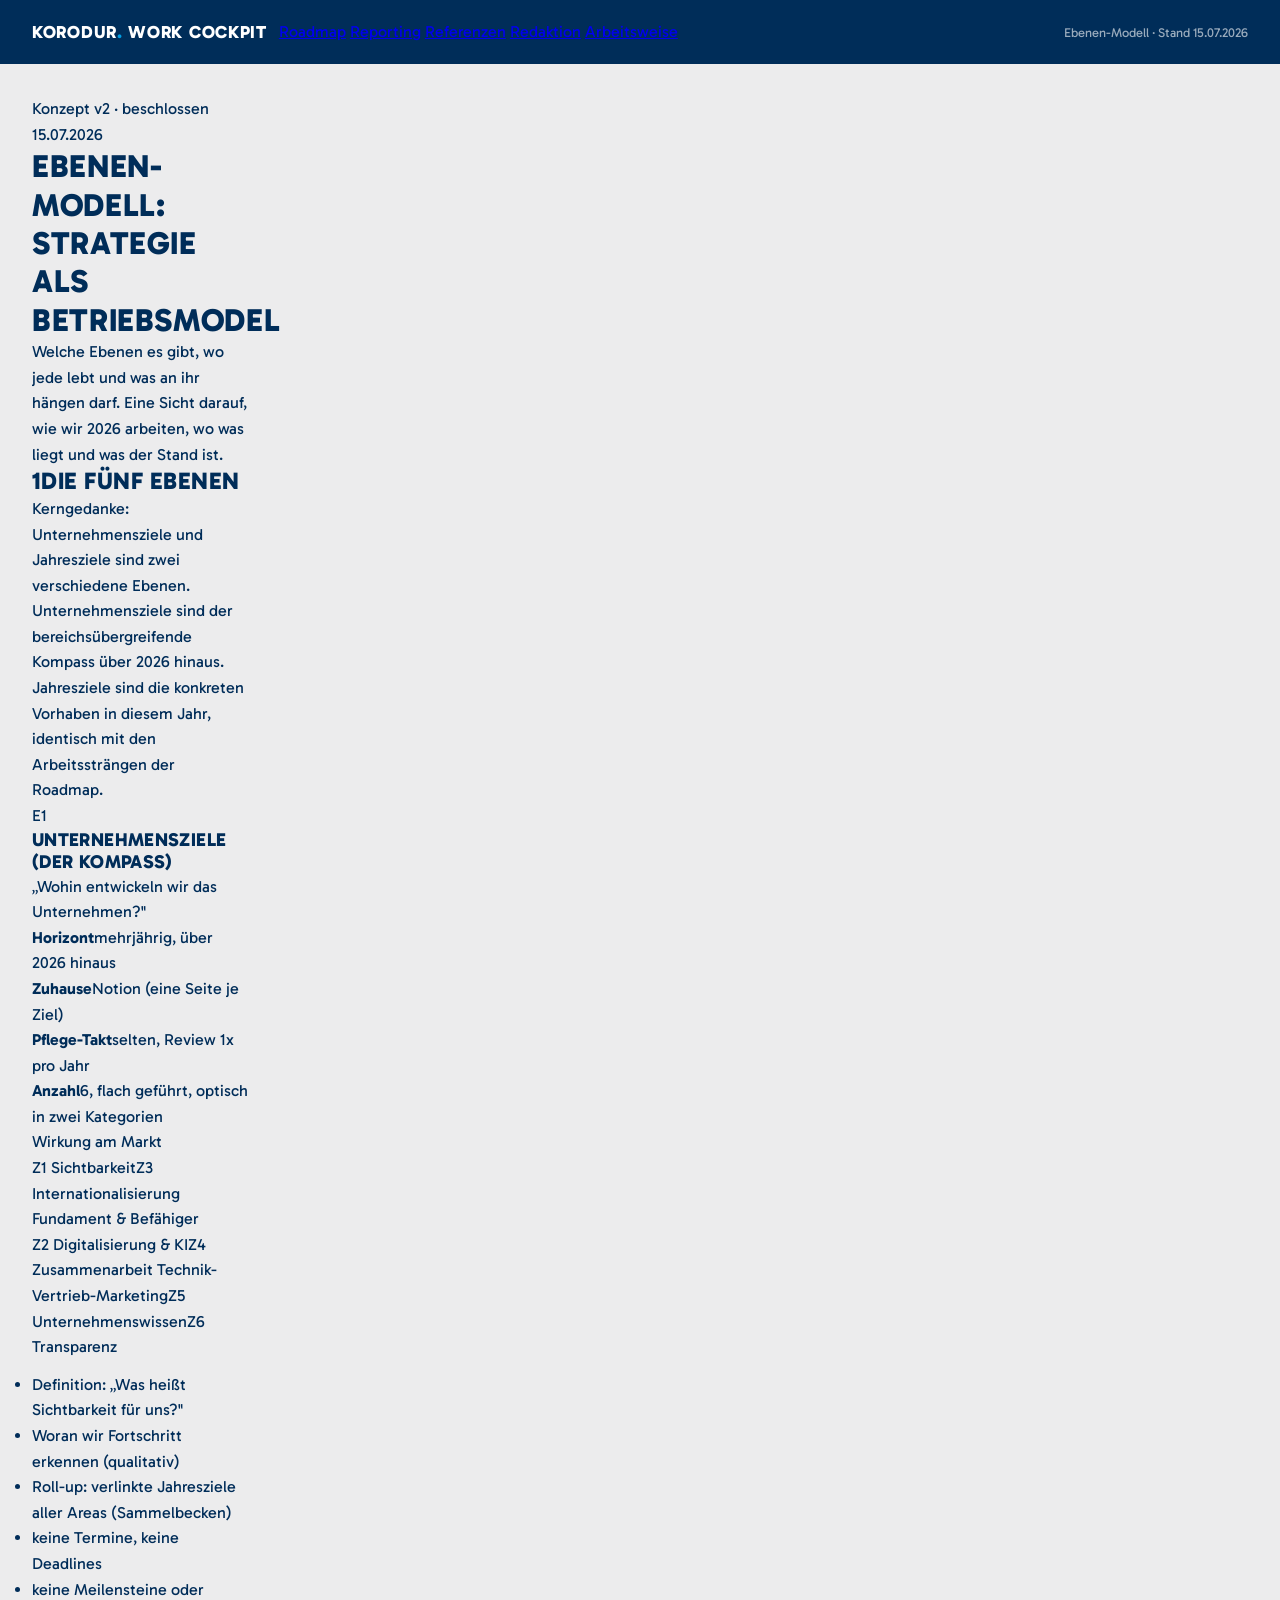
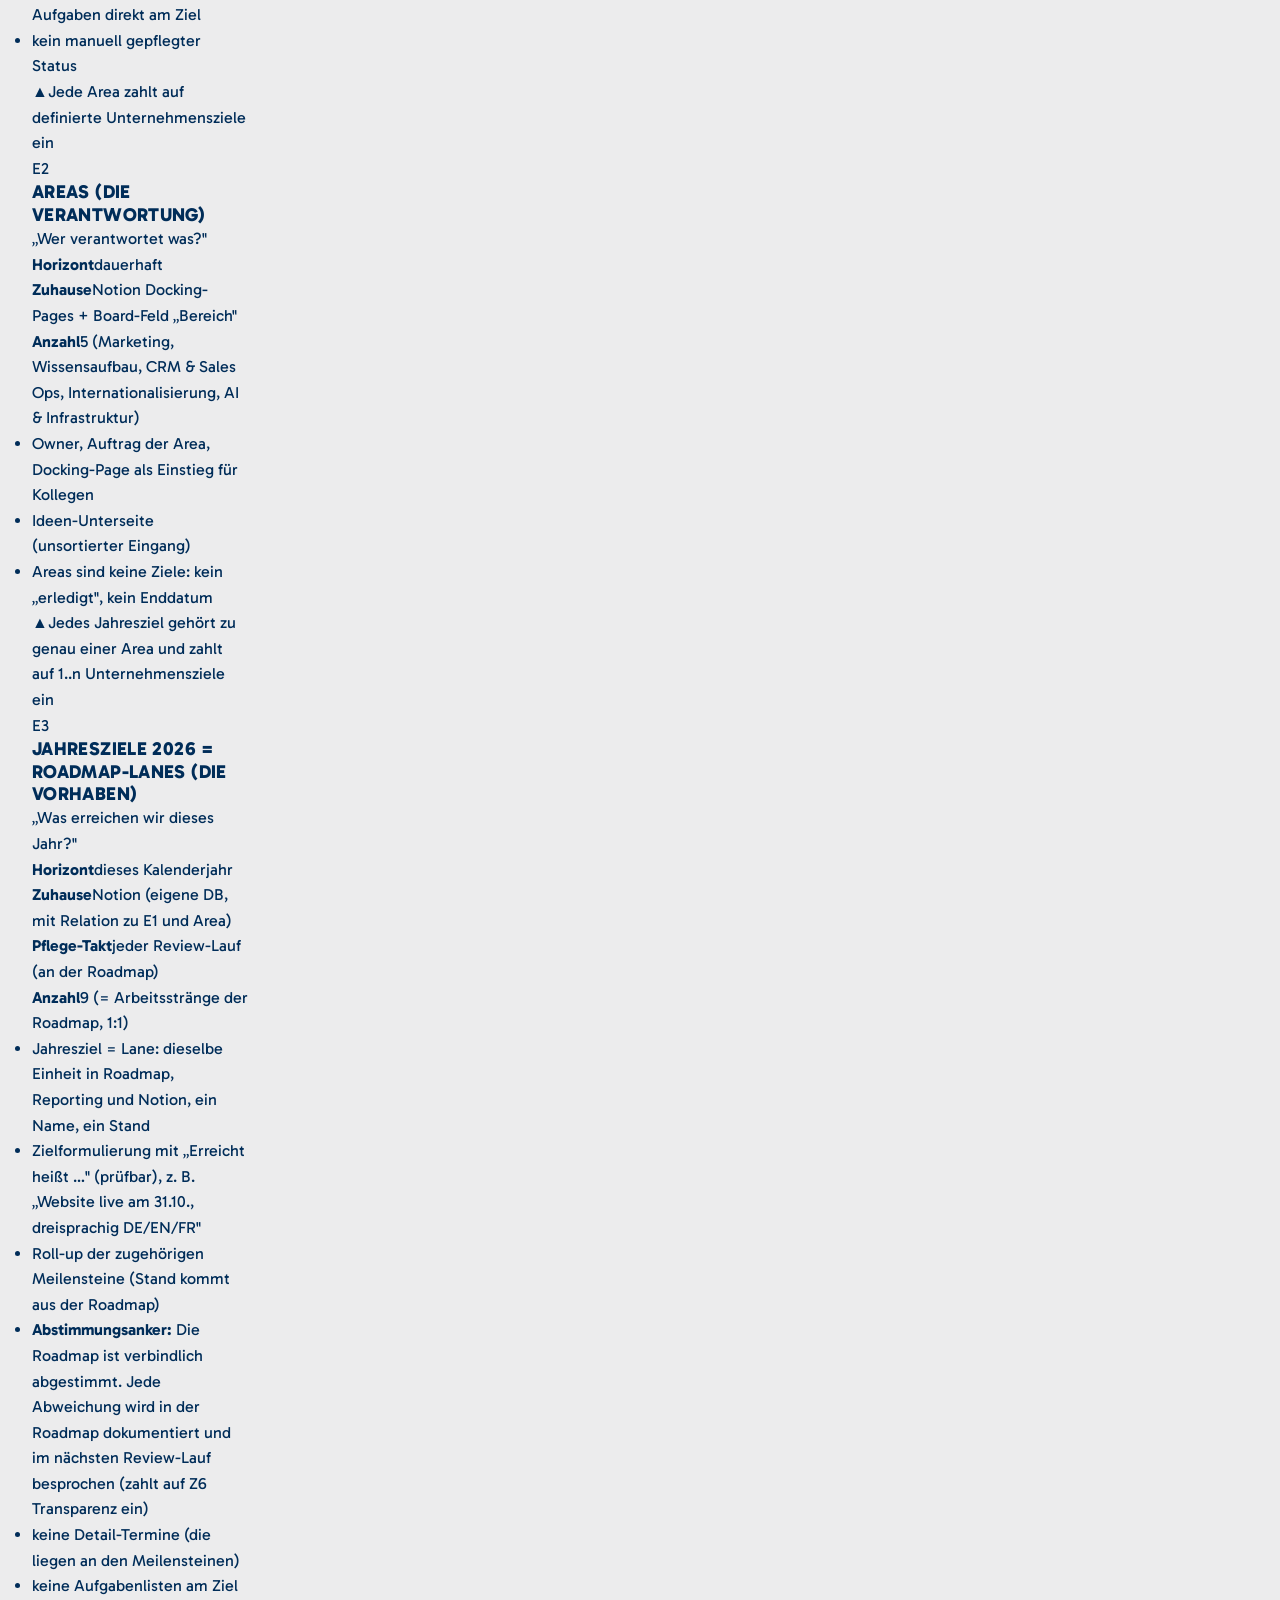
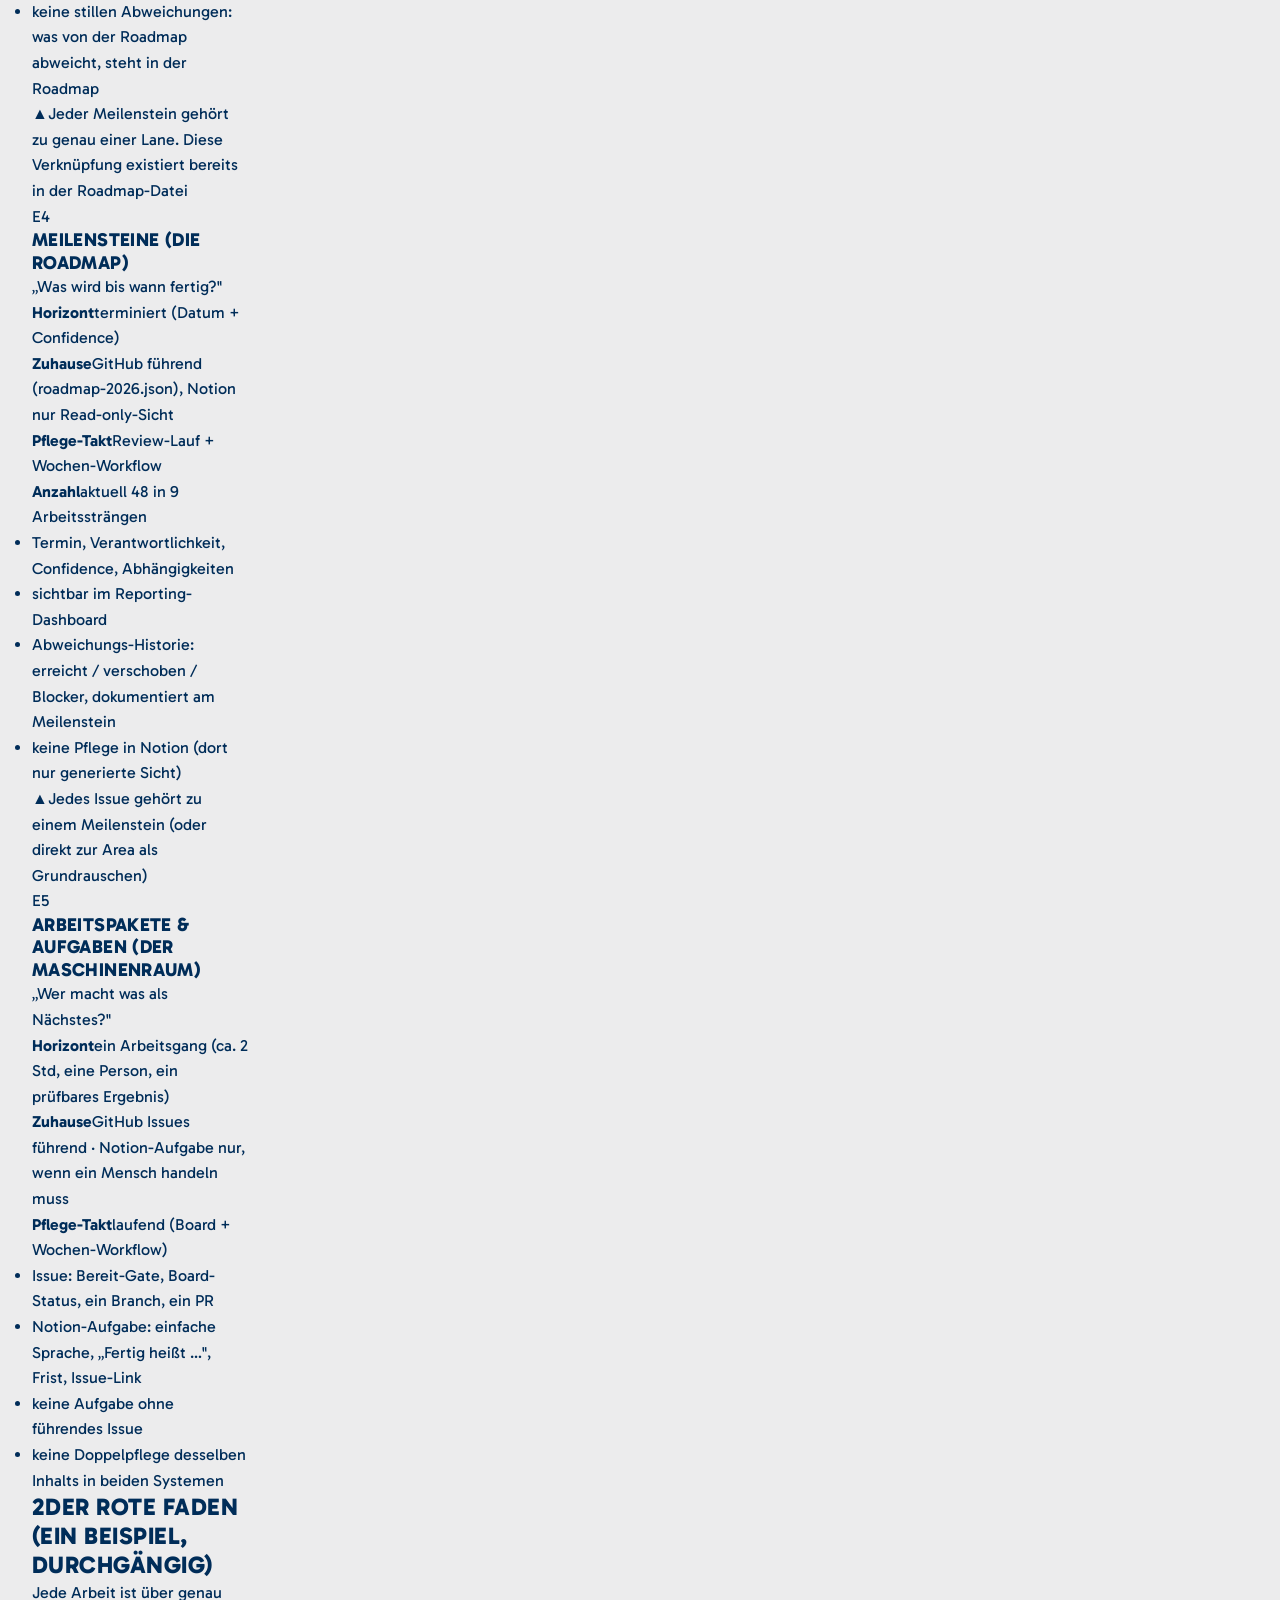
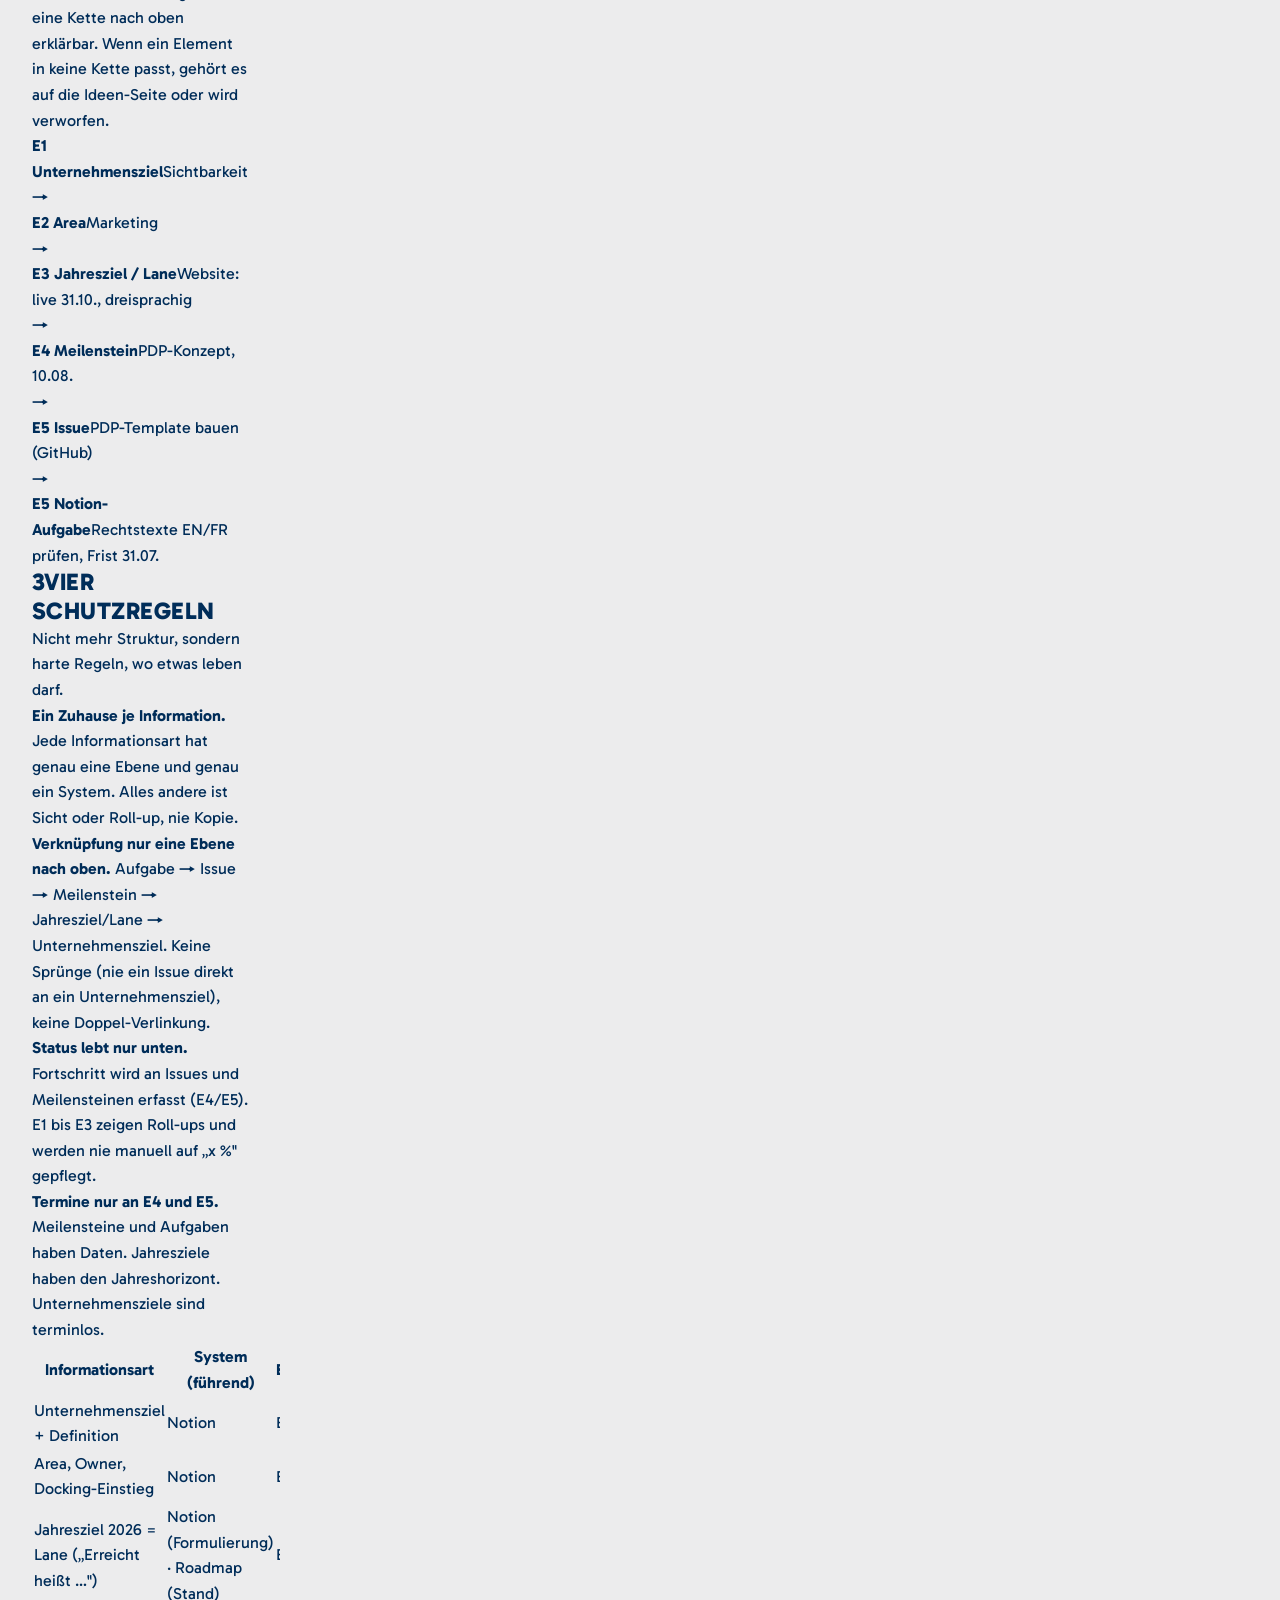
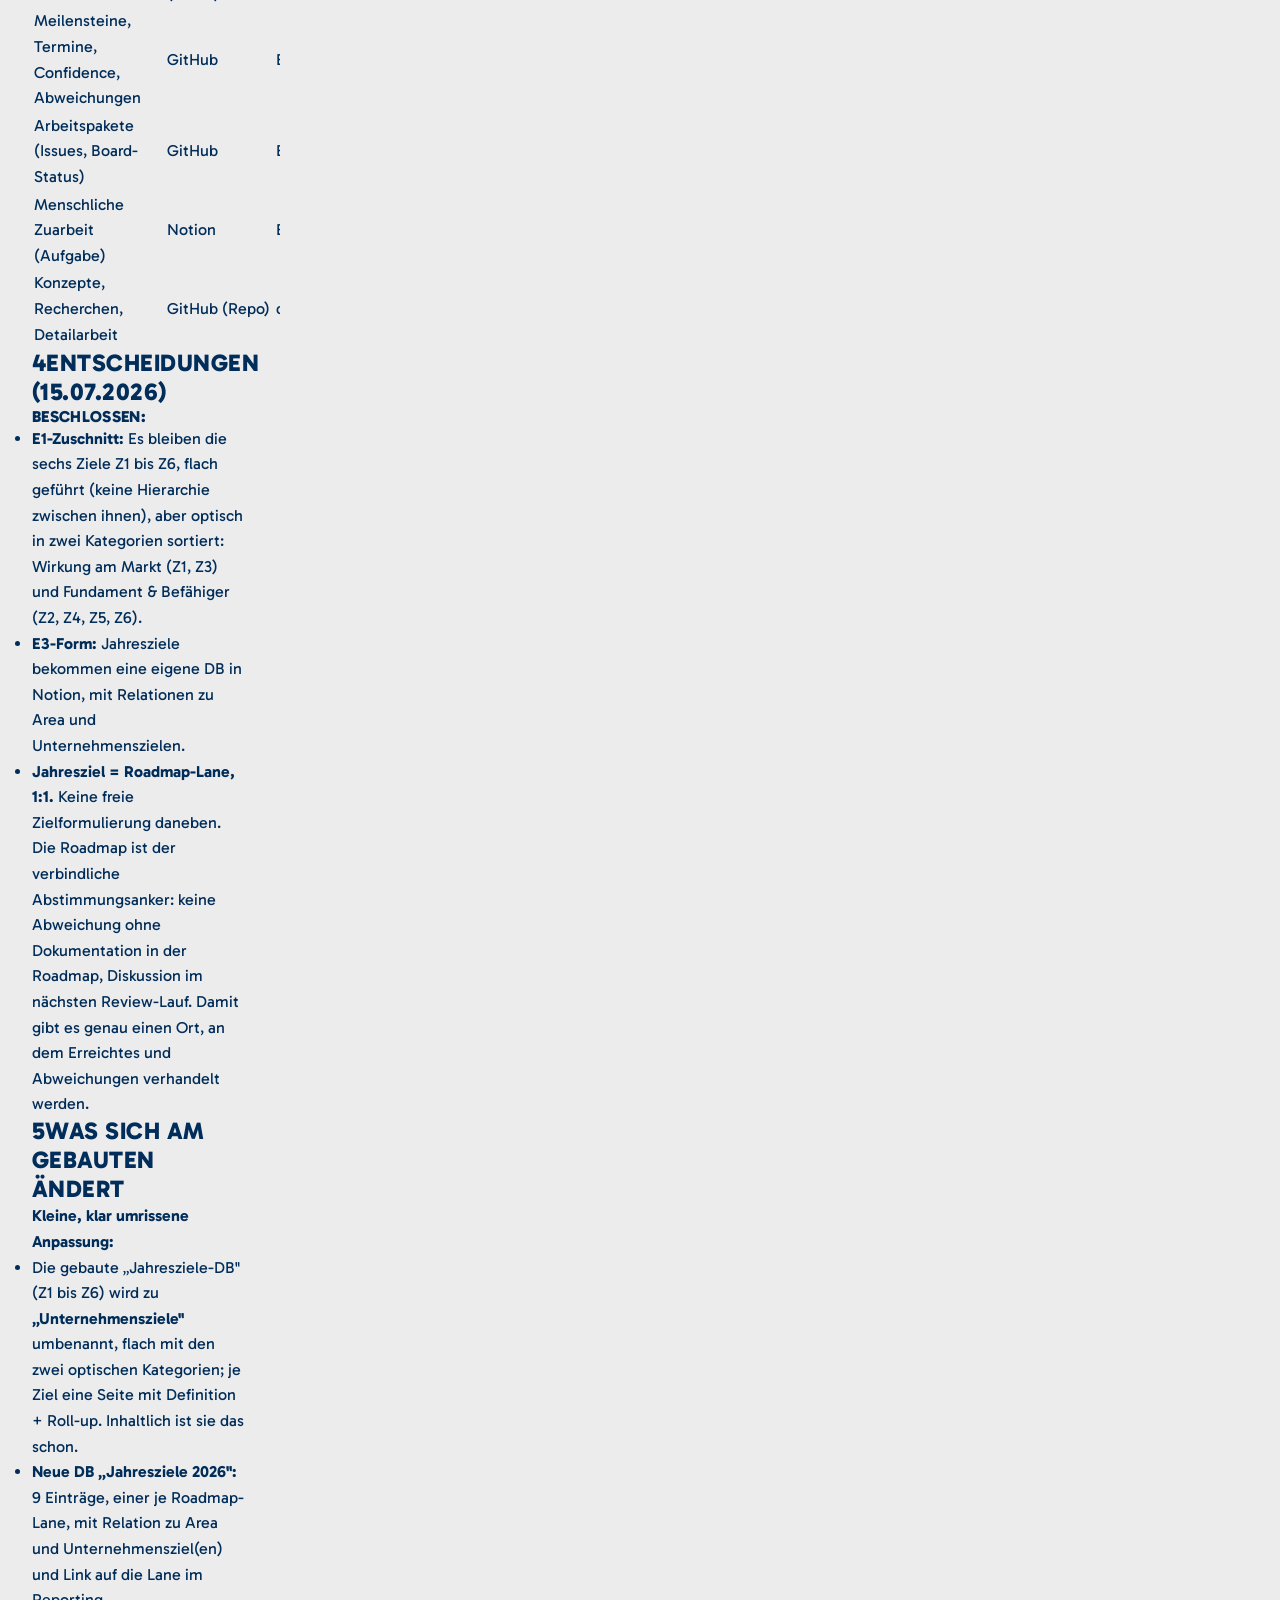
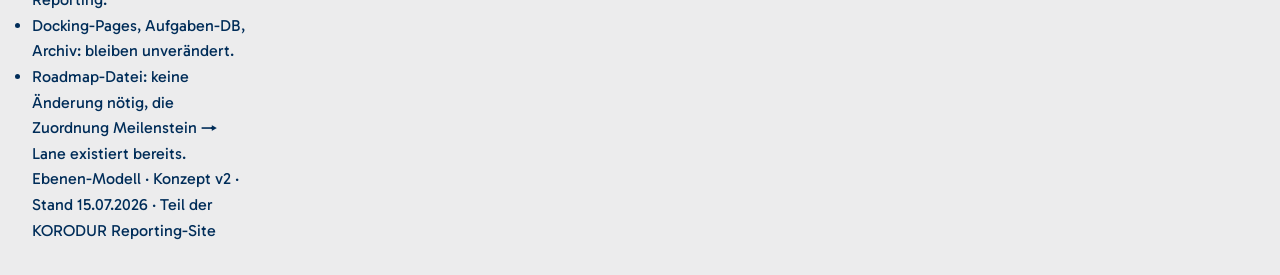
<file: reporting/arbeitsweise.html>
<!DOCTYPE html>
<html lang="de">
<head>
  <meta charset="UTF-8">
  <meta name="viewport" content="width=device-width, initial-scale=1.0">
  <title>KORODUR Work Cockpit · Arbeitsweise</title>
  <link rel="stylesheet" href="styles.css?v=daf0a2d8">
  <link rel="icon" href="data:image/svg+xml,<svg xmlns='http://www.w3.org/2000/svg' viewBox='0 0 100 100'><text y='.9em' font-size='90'>📊</text></svg>">
</head>
<body>
  <div class="app app--roadmap">
    <!-- Header -->
    <header class="header">
      <div class="header__brand">
        <span class="header__title">KORODUR<span class="header__dot">.</span> WORK COCKPIT</span>
        <nav class="header__nav" aria-label="Bereiche">
          <a href="roadmap.html" class="header__nav-link">Roadmap</a>
          <a href="index.html" class="header__nav-link">Reporting</a>
          <a href="referenzen.html" class="header__nav-link">Referenzen</a>
          <a href="redaktion.html" class="header__nav-link">Redaktion</a>
          <a href="arbeitsweise.html" class="header__nav-link is-active" aria-current="page">Arbeitsweise</a>
        </nav>
      </div>
      <div>
        <span class="header__meta">Ebenen-Modell · Stand 15.07.2026</span>
      </div>
    </header>

    <!-- Main Content -->
    <main class="main main--aw">
      <div class="aw-wrap">

        <div class="aw-intro">
          <span class="aw-tag">Konzept v2 · beschlossen 15.07.2026</span>
          <h1>Ebenen-Modell: Strategie als Betriebsmodell</h1>
          <p>Welche Ebenen es gibt, wo jede lebt und was an ihr hängen darf. Eine Sicht darauf, wie wir 2026 arbeiten, wo was liegt und was der Stand ist.</p>
        </div>

        <h2 class="aw-h2"><span class="aw-num">1</span>Die fünf Ebenen</h2>
        <p class="aw-sub">Kerngedanke: Unternehmensziele und Jahresziele sind zwei verschiedene Ebenen. Unternehmensziele sind der bereichsübergreifende Kompass über 2026 hinaus. Jahresziele sind die konkreten Vorhaben in diesem Jahr, identisch mit den Arbeitssträngen der Roadmap.</p>

        <div class="aw-level aw-level--compass">
          <div class="aw-level-head">
            <span class="aw-badge">E1</span>
            <h3>Unternehmensziele (der Kompass)</h3>
            <span class="aw-leitfrage">„Wohin entwickeln wir das Unternehmen?"</span>
          </div>
          <div class="aw-meta">
            <div><b>Horizont</b>mehrjährig, über 2026 hinaus</div>
            <div><b>Zuhause</b>Notion (eine Seite je Ziel)</div>
            <div><b>Pflege-Takt</b>selten, Review 1x pro Jahr</div>
            <div><b>Anzahl</b>6, flach geführt, optisch in zwei Kategorien</div>
          </div>
          <div class="aw-catlabel">Wirkung am Markt</div>
          <span class="aw-pill">Z1 Sichtbarkeit</span><span class="aw-pill">Z3 Internationalisierung</span>
          <div class="aw-catlabel">Fundament &amp; Befähiger</div>
          <span class="aw-pill aw-pill--f">Z2 Digitalisierung &amp; KI</span><span class="aw-pill aw-pill--f">Z4 Zusammenarbeit Technik-Vertrieb-Marketing</span><span class="aw-pill aw-pill--f">Z5 Unternehmenswissen</span><span class="aw-pill aw-pill--f">Z6 Transparenz</span>
          <div class="aw-cols" style="margin-top:12px;">
            <ul class="aw-ok">
              <li>Definition: „Was heißt Sichtbarkeit für uns?"</li>
              <li>Woran wir Fortschritt erkennen (qualitativ)</li>
              <li>Roll-up: verlinkte Jahresziele aller Areas (Sammelbecken)</li>
            </ul>
            <ul class="aw-no">
              <li>keine Termine, keine Deadlines</li>
              <li>keine Meilensteine oder Aufgaben direkt am Ziel</li>
              <li>kein manuell gepflegter Status</li>
            </ul>
          </div>
        </div>

        <div class="aw-connector"><span class="aw-arrow">▲</span><span class="aw-rel">Jede Area zahlt auf definierte Unternehmensziele ein</span></div>

        <div class="aw-level">
          <div class="aw-level-head">
            <span class="aw-badge">E2</span>
            <h3>Areas (die Verantwortung)</h3>
            <span class="aw-leitfrage">„Wer verantwortet was?"</span>
          </div>
          <div class="aw-meta">
            <div><b>Horizont</b>dauerhaft</div>
            <div><b>Zuhause</b>Notion Docking-Pages + Board-Feld „Bereich"</div>
            <div><b>Anzahl</b>5 (Marketing, Wissensaufbau, CRM &amp; Sales Ops, Internationalisierung, AI &amp; Infrastruktur)</div>
          </div>
          <div class="aw-cols">
            <ul class="aw-ok">
              <li>Owner, Auftrag der Area, Docking-Page als Einstieg für Kollegen</li>
              <li>Ideen-Unterseite (unsortierter Eingang)</li>
            </ul>
            <ul class="aw-no">
              <li>Areas sind keine Ziele: kein „erledigt", kein Enddatum</li>
            </ul>
          </div>
        </div>

        <div class="aw-connector"><span class="aw-arrow">▲</span><span class="aw-rel">Jedes Jahresziel gehört zu genau einer Area und zahlt auf 1..n Unternehmensziele ein</span></div>

        <div class="aw-level">
          <div class="aw-level-head">
            <span class="aw-badge">E3</span>
            <h3>Jahresziele 2026 = Roadmap-Lanes (die Vorhaben)</h3>
            <span class="aw-leitfrage">„Was erreichen wir dieses Jahr?"</span>
          </div>
          <div class="aw-meta">
            <div><b>Horizont</b>dieses Kalenderjahr</div>
            <div><b>Zuhause</b>Notion (eigene DB, mit Relation zu E1 und Area)</div>
            <div><b>Pflege-Takt</b>jeder Review-Lauf (an der Roadmap)</div>
            <div><b>Anzahl</b>9 (= Arbeitsstränge der Roadmap, 1:1)</div>
          </div>
          <div class="aw-cols">
            <ul class="aw-ok">
              <li>Jahresziel = Lane: dieselbe Einheit in Roadmap, Reporting und Notion, ein Name, ein Stand</li>
              <li>Zielformulierung mit „Erreicht heißt …" (prüfbar), z. B. „Website live am 31.10., dreisprachig DE/EN/FR"</li>
              <li>Roll-up der zugehörigen Meilensteine (Stand kommt aus der Roadmap)</li>
              <li><b>Abstimmungsanker:</b> Die Roadmap ist verbindlich abgestimmt. Jede Abweichung wird in der Roadmap dokumentiert und im nächsten Review-Lauf besprochen (zahlt auf Z6 Transparenz ein)</li>
            </ul>
            <ul class="aw-no">
              <li>keine Detail-Termine (die liegen an den Meilensteinen)</li>
              <li>keine Aufgabenlisten am Ziel</li>
              <li>keine stillen Abweichungen: was von der Roadmap abweicht, steht in der Roadmap</li>
            </ul>
          </div>
        </div>

        <div class="aw-connector"><span class="aw-arrow">▲</span><span class="aw-rel">Jeder Meilenstein gehört zu genau einer Lane. Diese Verknüpfung existiert bereits in der Roadmap-Datei</span></div>

        <div class="aw-level">
          <div class="aw-level-head">
            <span class="aw-badge">E4</span>
            <h3>Meilensteine (die Roadmap)</h3>
            <span class="aw-leitfrage">„Was wird bis wann fertig?"</span>
          </div>
          <div class="aw-meta">
            <div><b>Horizont</b>terminiert (Datum + Confidence)</div>
            <div><b>Zuhause</b>GitHub führend (roadmap-2026.json), Notion nur Read-only-Sicht</div>
            <div><b>Pflege-Takt</b>Review-Lauf + Wochen-Workflow</div>
            <div><b>Anzahl</b>aktuell 48 in 9 Arbeitssträngen</div>
          </div>
          <div class="aw-cols">
            <ul class="aw-ok">
              <li>Termin, Verantwortlichkeit, Confidence, Abhängigkeiten</li>
              <li>sichtbar im Reporting-Dashboard</li>
              <li>Abweichungs-Historie: erreicht / verschoben / Blocker, dokumentiert am Meilenstein</li>
            </ul>
            <ul class="aw-no">
              <li>keine Pflege in Notion (dort nur generierte Sicht)</li>
            </ul>
          </div>
        </div>

        <div class="aw-connector"><span class="aw-arrow">▲</span><span class="aw-rel">Jedes Issue gehört zu einem Meilenstein (oder direkt zur Area als Grundrauschen)</span></div>

        <div class="aw-level">
          <div class="aw-level-head">
            <span class="aw-badge">E5</span>
            <h3>Arbeitspakete &amp; Aufgaben (der Maschinenraum)</h3>
            <span class="aw-leitfrage">„Wer macht was als Nächstes?"</span>
          </div>
          <div class="aw-meta">
            <div><b>Horizont</b>ein Arbeitsgang (ca. 2 Std, eine Person, ein prüfbares Ergebnis)</div>
            <div><b>Zuhause</b>GitHub Issues führend · Notion-Aufgabe nur, wenn ein Mensch handeln muss</div>
            <div><b>Pflege-Takt</b>laufend (Board + Wochen-Workflow)</div>
          </div>
          <div class="aw-cols">
            <ul class="aw-ok">
              <li>Issue: Bereit-Gate, Board-Status, ein Branch, ein PR</li>
              <li>Notion-Aufgabe: einfache Sprache, „Fertig heißt …", Frist, Issue-Link</li>
            </ul>
            <ul class="aw-no">
              <li>keine Aufgabe ohne führendes Issue</li>
              <li>keine Doppelpflege desselben Inhalts in beiden Systemen</li>
            </ul>
          </div>
        </div>

        <h2 class="aw-h2"><span class="aw-num">2</span>Der rote Faden (ein Beispiel, durchgängig)</h2>
        <p class="aw-sub">Jede Arbeit ist über genau eine Kette nach oben erklärbar. Wenn ein Element in keine Kette passt, gehört es auf die Ideen-Seite oder wird verworfen.</p>
        <div class="aw-thread">
          <div class="aw-step"><b>E1 Unternehmensziel</b><span>Sichtbarkeit</span></div>
          <div class="aw-tarrow">→</div>
          <div class="aw-step"><b>E2 Area</b><span>Marketing</span></div>
          <div class="aw-tarrow">→</div>
          <div class="aw-step"><b>E3 Jahresziel / Lane</b><span>Website: live 31.10., dreisprachig</span></div>
          <div class="aw-tarrow">→</div>
          <div class="aw-step"><b>E4 Meilenstein</b><span>PDP-Konzept, 10.08.</span></div>
          <div class="aw-tarrow">→</div>
          <div class="aw-step"><b>E5 Issue</b><span>PDP-Template bauen (GitHub)</span></div>
          <div class="aw-tarrow">→</div>
          <div class="aw-step"><b>E5 Notion-Aufgabe</b><span>Rechtstexte EN/FR prüfen, Frist 31.07.</span></div>
        </div>

        <h2 class="aw-h2"><span class="aw-num">3</span>Vier Schutzregeln</h2>
        <p class="aw-sub">Nicht mehr Struktur, sondern harte Regeln, wo etwas leben darf.</p>
        <div class="aw-rules">
          <div class="aw-rule"><b>Ein Zuhause je Information.</b> Jede Informationsart hat genau eine Ebene und genau ein System. Alles andere ist Sicht oder Roll-up, nie Kopie.</div>
          <div class="aw-rule"><b>Verknüpfung nur eine Ebene nach oben.</b> Aufgabe → Issue → Meilenstein → Jahresziel/Lane → Unternehmensziel. Keine Sprünge (nie ein Issue direkt an ein Unternehmensziel), keine Doppel-Verlinkung.</div>
          <div class="aw-rule"><b>Status lebt nur unten.</b> Fortschritt wird an Issues und Meilensteinen erfasst (E4/E5). E1 bis E3 zeigen Roll-ups und werden nie manuell auf „x %" gepflegt.</div>
          <div class="aw-rule"><b>Termine nur an E4 und E5.</b> Meilensteine und Aufgaben haben Daten. Jahresziele haben den Jahreshorizont. Unternehmensziele sind terminlos.</div>
        </div>

        <table class="aw-table">
          <tr><th>Informationsart</th><th>System (führend)</th><th>Ebene</th><th>In Notion sichtbar als</th></tr>
          <tr><td>Unternehmensziel + Definition</td><td class="aw-sys">Notion</td><td>E1</td><td>Original (eine Seite je Ziel)</td></tr>
          <tr><td>Area, Owner, Docking-Einstieg</td><td class="aw-sys">Notion</td><td>E2</td><td>Original (Docking-Page)</td></tr>
          <tr><td>Jahresziel 2026 = Lane („Erreicht heißt …")</td><td class="aw-sys">Notion (Formulierung) · Roadmap (Stand)</td><td>E3</td><td>Original (eigene DB, je Area)</td></tr>
          <tr><td>Meilensteine, Termine, Confidence, Abweichungen</td><td class="aw-sys">GitHub</td><td>E4</td><td>Read-only-Sicht (generiert)</td></tr>
          <tr><td>Arbeitspakete (Issues, Board-Status)</td><td class="aw-sys">GitHub</td><td>E5</td><td>gar nicht (nur Reporting/Dashboard)</td></tr>
          <tr><td>Menschliche Zuarbeit (Aufgabe)</td><td class="aw-sys">Notion</td><td>E5</td><td>Original (Aufgaben-DB, mit Issue-Link)</td></tr>
          <tr><td>Konzepte, Recherchen, Detailarbeit</td><td class="aw-sys">GitHub (Repo)</td><td>quer</td><td>gar nicht (nur Ergebnis-Links)</td></tr>
        </table>

        <h2 class="aw-h2"><span class="aw-num">4</span>Entscheidungen (15.07.2026)</h2>
        <div class="aw-decided">
          <h4>Beschlossen:</h4>
          <ul>
            <li><b>E1-Zuschnitt:</b> Es bleiben die sechs Ziele Z1 bis Z6, flach geführt (keine Hierarchie zwischen ihnen), aber optisch in zwei Kategorien sortiert: Wirkung am Markt (Z1, Z3) und Fundament &amp; Befähiger (Z2, Z4, Z5, Z6).</li>
            <li><b>E3-Form:</b> Jahresziele bekommen eine eigene DB in Notion, mit Relationen zu Area und Unternehmenszielen.</li>
            <li><b>Jahresziel = Roadmap-Lane, 1:1.</b> Keine freie Zielformulierung daneben. Die Roadmap ist der verbindliche Abstimmungsanker: keine Abweichung ohne Dokumentation in der Roadmap, Diskussion im nächsten Review-Lauf. Damit gibt es genau einen Ort, an dem Erreichtes und Abweichungen verhandelt werden.</li>
          </ul>
        </div>

        <h2 class="aw-h2"><span class="aw-num">5</span>Was sich am Gebauten ändert</h2>
        <div class="aw-change">
          <b>Kleine, klar umrissene Anpassung:</b>
          <ul>
            <li>Die gebaute „Jahresziele-DB" (Z1 bis Z6) wird zu <b>„Unternehmensziele"</b> umbenannt, flach mit den zwei optischen Kategorien; je Ziel eine Seite mit Definition + Roll-up. Inhaltlich ist sie das schon.</li>
            <li><b>Neue DB „Jahresziele 2026":</b> 9 Einträge, einer je Roadmap-Lane, mit Relation zu Area und Unternehmensziel(en) und Link auf die Lane im Reporting.</li>
            <li>Docking-Pages, Aufgaben-DB, Archiv: bleiben unverändert.</li>
            <li>Roadmap-Datei: keine Änderung nötig, die Zuordnung Meilenstein → Lane existiert bereits.</li>
          </ul>
        </div>

        <div class="aw-footer">
          Ebenen-Modell · Konzept v2 · Stand 15.07.2026 · Teil der KORODUR Reporting-Site
        </div>

      </div>
    </main>
  </div>
</body>
</html>
</file>
<file: reporting/styles.css>
/* ============================================
   KORODUR Space Health Dashboard
   Corporate Design: Navy + Cyan + Gabarito
   ============================================ */

@import url('https://fonts.googleapis.com/css2?family=Gabarito:wght@400;700;800;900&display=swap');

/* --- Reset & Base --- */
*, *::before, *::after { box-sizing: border-box; margin: 0; padding: 0; }

:root {
  --primary: #002d59;
  --secondary: #009ee3;
  --cta: #009ee3;
  --cta-hover: #007bb5;
  --light-gray: #ececed;
  --mid-gray: #d9dada;
  --white: #ffffff;
  --muted: #5a6a7a;
  --danger: #e74c3c;
  --success: #27ae60;
  --warning: #f39c12;

  --radius: 8px;
  --card-radius: 12px;
  --shadow: 0 2px 12px rgba(0,45,89,.08);
  --shadow-hover: 0 8px 24px rgba(0,45,89,.14);

  --sidebar-w: 280px;
  --header-h: 64px;
}

html { scroll-behavior: smooth; }

body {
  font-family: 'Gabarito', Arial, sans-serif;
  font-weight: 400;
  color: var(--primary);
  background: var(--light-gray);
  line-height: 1.6;
  min-height: 100vh;
}

h1, h2, h3, h4, h5 {
  text-transform: uppercase;
  font-weight: 800;
  line-height: 1.2;
  letter-spacing: .02em;
}

/* --- Layout Shell --- */
.app {
  display: grid;
  grid-template-columns: var(--sidebar-w) 1fr;
  grid-template-rows: var(--header-h) 1fr;
  min-height: 100vh;
}

/* --- Header --- */
.header {
  grid-column: 1 / -1;
  background: var(--primary);
  color: var(--white);
  display: flex;
  align-items: center;
  justify-content: space-between;
  padding: 0 32px;
  z-index: 100;
}

.header__brand {
  display: flex;
  align-items: center;
  gap: 12px;
}

.header__logo {
  height: 28px;
  width: auto;
}

.header__title {
  font-size: 1.1rem;
  font-weight: 800;
  text-transform: uppercase;
  letter-spacing: .04em;
}

.header__dot {
  color: var(--secondary);
}

.header__meta {
  font-size: .8rem;
  color: rgba(255,255,255,.6);
  font-weight: 400;
}

.header__badge {
  background: rgba(0,158,227,.15);
  color: var(--secondary);
  padding: 4px 12px;
  border-radius: 20px;
  font-size: .75rem;
  font-weight: 700;
  text-transform: uppercase;
  letter-spacing: .05em;
}

/* --- Sidebar --- */
.sidebar {
  background: var(--white);
  border-right: 1px solid var(--mid-gray);
  padding: 24px 0;
  overflow-y: auto;
}

.sidebar__section-title {
  font-size: .7rem;
  font-weight: 700;
  color: var(--muted);
  text-transform: uppercase;
  letter-spacing: .1em;
  padding: 0 20px;
  margin-bottom: 8px;
}

.sidebar__list {
  list-style: none;
  margin-bottom: 24px;
}

.sidebar__item {
  display: block;
  padding: 10px 20px;
  color: var(--primary);
  text-decoration: none;
  font-weight: 700;
  font-size: .9rem;
  cursor: pointer;
  transition: all .2s ease;
  border-left: 3px solid transparent;
}

.sidebar__item:hover {
  background: var(--light-gray);
  border-left-color: var(--mid-gray);
}

.sidebar__item.active {
  background: rgba(0,158,227,.08);
  border-left-color: var(--secondary);
  color: var(--secondary);
}

.sidebar__item-date {
  display: block;
  font-size: .75rem;
  color: var(--muted);
  font-weight: 400;
  margin-top: 2px;
}

/* --- Main Content --- */
.main {
  padding: 32px;
  overflow-y: auto;
  background: var(--light-gray);
}

/* --- Snapshot Header --- */
.snapshot-header {
  margin-bottom: 32px;
}

.snapshot-header__title {
  font-size: 1.8rem;
  margin-bottom: 4px;
}

.snapshot-header__sub {
  color: var(--muted);
  font-size: .9rem;
  font-weight: 400;
  text-transform: none;
}

/* --- KPI Row --- */
.kpi-row {
  display: grid;
  grid-template-columns: repeat(auto-fit, minmax(180px, 1fr));
  gap: 16px;
  margin-bottom: 32px;
}

.kpi-card {
  background: var(--white);
  border-radius: var(--card-radius);
  padding: 20px 24px;
  box-shadow: var(--shadow);
  transition: all .3s ease;
}

.kpi-card:hover {
  transform: translateY(-2px);
  box-shadow: var(--shadow-hover);
}

.kpi-card__label {
  font-size: .7rem;
  font-weight: 700;
  color: var(--muted);
  text-transform: uppercase;
  letter-spacing: .08em;
  margin-bottom: 4px;
}

.kpi-card__value {
  font-size: 2.2rem;
  font-weight: 900;
  color: var(--primary);
  line-height: 1;
}

.kpi-card__value--accent {
  color: var(--secondary);
}

.kpi-card__detail {
  font-size: .75rem;
  color: var(--muted);
  margin-top: 4px;
}

/* --- Project Status Bar --- */
.status-section {
  background: var(--white);
  border-radius: var(--card-radius);
  padding: 24px;
  box-shadow: var(--shadow);
  margin-bottom: 32px;
}

.status-section__title {
  font-size: .9rem;
  margin-bottom: 16px;
}

.status-bar {
  display: flex;
  height: 32px;
  border-radius: var(--radius);
  overflow: hidden;
  background: var(--light-gray);
}

.status-bar__segment {
  display: flex;
  align-items: center;
  justify-content: center;
  font-size: .7rem;
  font-weight: 700;
  color: var(--white);
  transition: width .6s ease;
  min-width: 0;
  overflow: hidden;
  white-space: nowrap;
}

.status-bar__segment--todo { background: var(--mid-gray); color: var(--primary); }
.status-bar__segment--progress { background: var(--secondary); }
.status-bar__segment--done { background: var(--success); }
.status-bar__segment--paused { background: var(--warning); }

.status-legend {
  display: flex;
  gap: 20px;
  margin-top: 12px;
  flex-wrap: wrap;
}

.status-legend__item {
  display: flex;
  align-items: center;
  gap: 6px;
  font-size: .75rem;
  color: var(--muted);
}

.status-legend__dot {
  width: 10px;
  height: 10px;
  border-radius: 50%;
  flex-shrink: 0;
}

/* --- Area Cards Grid --- */
.area-grid-title {
  font-size: 1rem;
  margin-bottom: 16px;
  color: var(--muted);
}

.area-grid {
  display: grid;
  grid-template-columns: repeat(auto-fill, minmax(320px, 1fr));
  gap: 20px;
  margin-bottom: 40px;
}

.area-card {
  background: var(--white);
  border-radius: var(--card-radius);
  box-shadow: var(--shadow);
  padding: 24px;
  transition: all .3s ease;
  border-top: 4px solid var(--mid-gray);
  position: relative;
}

.area-card:hover {
  transform: translateY(-4px);
  box-shadow: var(--shadow-hover);
}

.area-card__header {
  display: flex;
  align-items: center;
  gap: 10px;
  margin-bottom: 16px;
}

.area-card__emoji {
  font-size: 1.4rem;
}

.area-card__name {
  font-size: .95rem;
  font-weight: 800;
}

.area-card__group-tag {
  margin-left: auto;
  font-size: .6rem;
  font-weight: 700;
  text-transform: uppercase;
  letter-spacing: .08em;
  padding: 2px 8px;
  border-radius: 10px;
  background: var(--light-gray);
  color: var(--muted);
}

.area-card__stats {
  display: grid;
  grid-template-columns: 1fr 1fr;
  gap: 12px;
}

.area-card__stat {
  display: flex;
  flex-direction: column;
}

.area-card__stat-label {
  font-size: .65rem;
  font-weight: 700;
  text-transform: uppercase;
  letter-spacing: .06em;
  color: var(--muted);
}

.area-card__stat-value {
  font-size: 1.4rem;
  font-weight: 900;
  line-height: 1.2;
}

.area-card__mini-bar {
  grid-column: 1 / -1;
  margin-top: 4px;
}

.area-card__mini-bar-label {
  font-size: .65rem;
  font-weight: 700;
  text-transform: uppercase;
  letter-spacing: .06em;
  color: var(--muted);
  margin-bottom: 4px;
}

.mini-bar {
  display: flex;
  height: 8px;
  border-radius: 4px;
  overflow: hidden;
  background: var(--light-gray);
}

.mini-bar__seg {
  transition: width .6s ease;
}

.mini-bar__seg--open { background: var(--mid-gray); }
.mini-bar__seg--progress { background: var(--secondary); }
.mini-bar__seg--done { background: var(--success); }

.area-card__task-counts {
  display: flex;
  gap: 12px;
  margin-top: 6px;
}

.area-card__task-count {
  font-size: .7rem;
  color: var(--muted);
}

.area-card__task-count strong {
  font-weight: 800;
}

/* --- Area Card Color Accents --- */
.area-card[data-area="Content & Redaktion"] { border-top-color: #3b82f6; }
.area-card[data-area="Kampagnen & Lead-Gen"] { border-top-color: #ef4444; }
.area-card[data-area="Messen & Events"] { border-top-color: #ec4899; }
.area-card[data-area="CRM & Sales Ops"] { border-top-color: #f97316; }
.area-card[data-area="Produktkommunikation"] { border-top-color: #eab308; }
.area-card[data-area="Internationalisierung"] { border-top-color: #a855f7; }
.area-card[data-area="IT Tooling & Enablement"] { border-top-color: #78716c; }
.area-card[data-area="Wissensaufbau"] { border-top-color: #6b7280; }

/* --- Footer --- */
.footer {
  text-align: center;
  padding: 24px 32px;
  font-size: .75rem;
  color: var(--muted);
}

.footer a {
  color: var(--secondary);
  text-decoration: none;
}

/* --- Loading & Empty States --- */
.loading {
  display: flex;
  align-items: center;
  justify-content: center;
  height: 60vh;
  color: var(--muted);
  font-size: 1rem;
}

.loading__spinner {
  width: 32px;
  height: 32px;
  border: 3px solid var(--light-gray);
  border-top-color: var(--secondary);
  border-radius: 50%;
  animation: spin .8s linear infinite;
  margin-right: 12px;
}

@keyframes spin {
  to { transform: rotate(360deg); }
}

/* --- Animations --- */
.fade-in {
  opacity: 0;
  transform: translateY(12px);
  animation: fadeIn .4s ease forwards;
}

@keyframes fadeIn {
  to {
    opacity: 1;
    transform: translateY(0);
  }
}

.fade-in:nth-child(2) { animation-delay: .05s; }
.fade-in:nth-child(3) { animation-delay: .1s; }
.fade-in:nth-child(4) { animation-delay: .15s; }
.fade-in:nth-child(5) { animation-delay: .2s; }
.fade-in:nth-child(6) { animation-delay: .25s; }
.fade-in:nth-child(7) { animation-delay: .3s; }
.fade-in:nth-child(8) { animation-delay: .35s; }

/* --- Responsive --- */
@media (max-width: 1024px) {
  .app {
    grid-template-columns: 1fr;
  }

  .sidebar {
    display: none;
  }

  .main {
    padding: 24px 16px;
  }

  .kpi-row {
    grid-template-columns: repeat(2, 1fr);
  }

  .area-grid {
    grid-template-columns: 1fr;
  }
}

/* --- Print --- */
@media print {
  .sidebar { display: none; }
  .app { grid-template-columns: 1fr; }
  .area-card:hover { transform: none; box-shadow: var(--shadow); }
}

/* --- Prefers Reduced Motion --- */
@media (prefers-reduced-motion: reduce) {
  *, *::before, *::after {
    animation-duration: 0.01ms !important;
    transition-duration: 0.01ms !important;
  }
}
</file>
